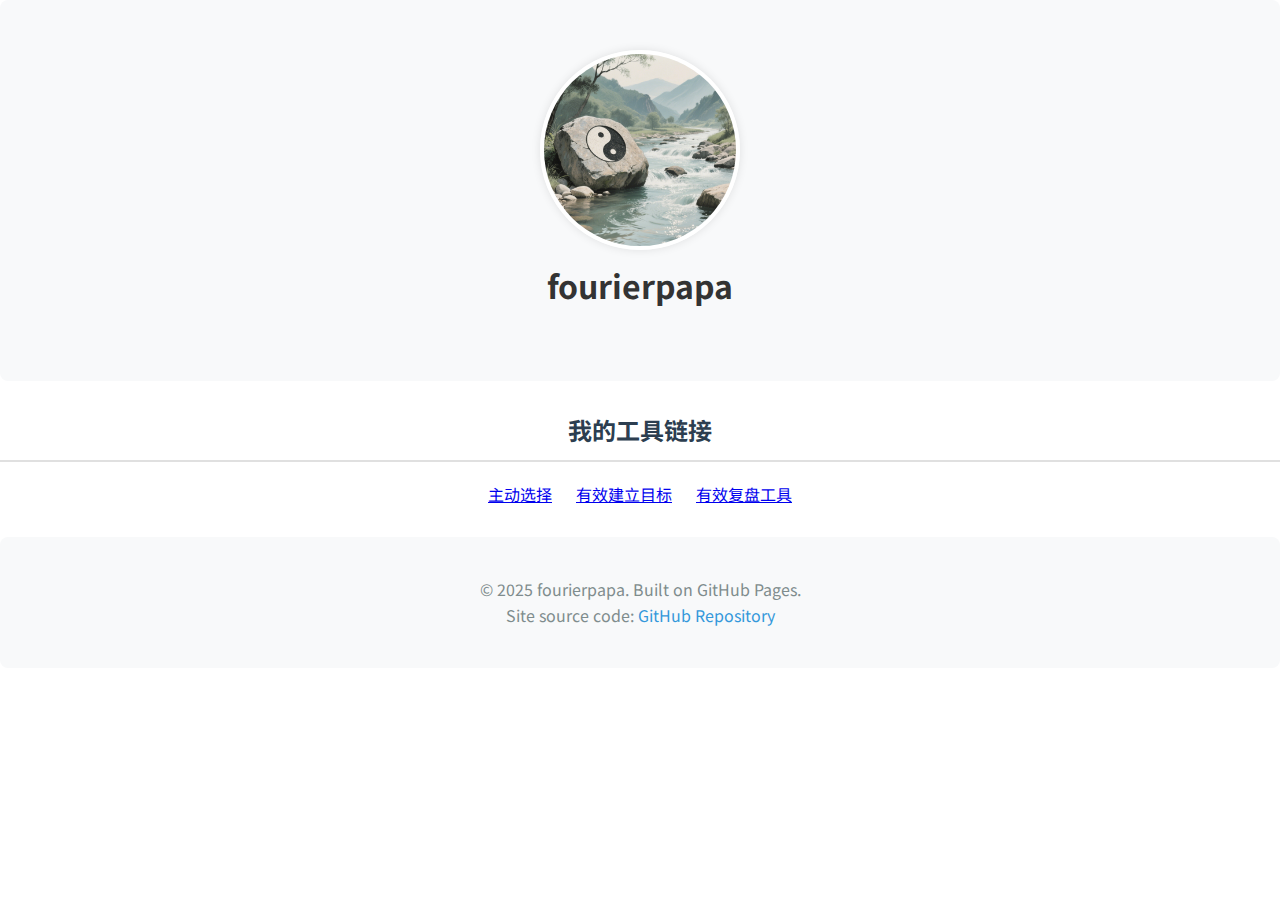
<file: index.html>
<html lang="en">
<head>
    <!-- 设置字符编码为UTF-8 -->
    <meta charset="UTF-8">
    <!-- 设置视口，确保页面在不同设备上正确显示 -->
    <meta name="viewport" content="width=device-width, initial-scale=1.0">
    <!-- 页面标题 -->
    <title>fourierpapaTools</title>
    <!-- 引入外部样式表 -->
    <link rel="stylesheet" href="style.css">
    <!-- 预连接Google字体库 -->
    <link rel="preconnect" href="https://fonts.googleapis.com">
    <!-- 预连接Google字体库，允许跨域 -->
    <link rel="preconnect" href="https://fonts.gstatic.com" crossorigin>
    <!-- 引入Noto Sans SC字体 -->
    <link href="https://fonts.googleapis.com/css2?family=Noto+Sans+SC:wght@400;700&display=swap" rel="stylesheet">
</head>
<body>
    <!-- 页面头部 -->
    <header class="header">
        <div class="container">
            <div class="profile">
                <!-- 显示头像 -->
                <img src="assets/avatar.jpg" alt="fourierpapa" class="avatar">
                <!-- 显示姓名 -->
                <h1>fourierpapa</h1>
            </div>
        </div>
    </header>


        <section class="section">
        <h2>我的工具链接</h2>
        <ul>
            <li><a href="assets/主动选择FYB.html">主动选择</a></li>
            <li><a href="assets/有效建立目标FYB.html">有效建立目标</a></li>
            <li><a href="assets/有效复盘工具FYB.html">有效复盘工具</a></li>
        </ul>
        </section>

    <!-- 页面底部 -->
    <footer class="footer">
        <div class="container">
            <!-- 版权信息 -->
            <p>© 2025 fourierpapa. Built on GitHub Pages.</p>
            <!-- 站点源码链接 -->
            <p>Site source code: <a href="https://github.com/your-username/personal-website" target="_blank">GitHub Repository</a></p>
        </div>
    </footer>
</body>
</html>
</file>
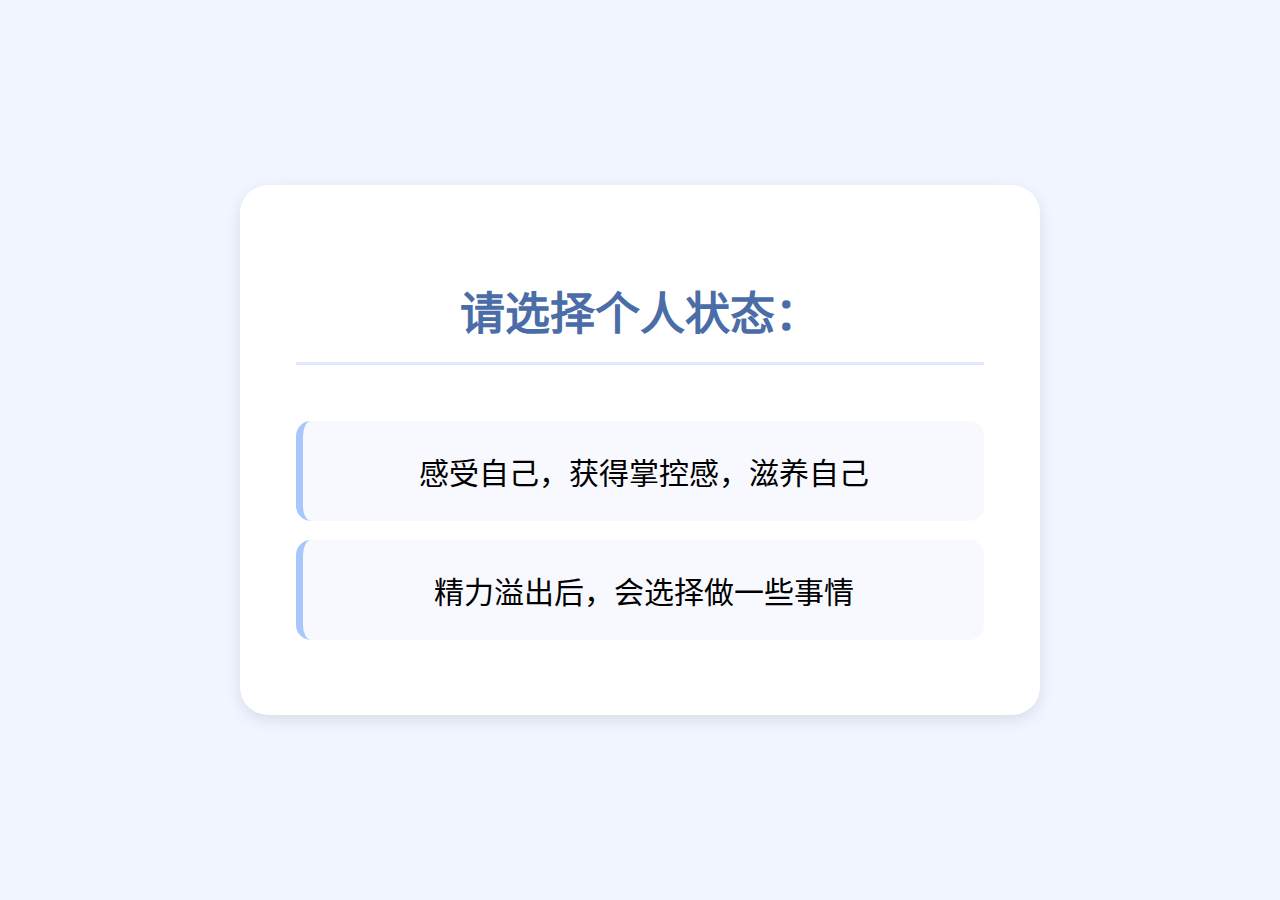
<file: assets/主动选择FYB.html>
<!DOCTYPE html>
<html lang="zh-CN">
<head>
    <meta charset="UTF-8">
    <title>明确自身状态和精力选择</title>
    <meta name="viewport" content="width=device-width, initial-scale=1.0, maximum-scale=1.0, user-scalable=no">
    <style>
        /* 设置基础字体大小 */
        html {
            font-size: 30px;
        }

        /* 媒体查询，针对小屏幕设备（如手机） */
        @media screen and (max-width: 768px) {
            html {
                font-size: 20px;
            }
            
            body {
                padding: 0.625rem; /* 10px / 16px */
            }
            
            .container {
                padding: 1.25rem; /* 20px / 16px */
                border-radius: 0.75rem; /* 12px / 16px */
            }
        }

        body {
            font-family: 'Segoe UI', Arial, sans-serif;
            background: #f0f5ff;
            margin: 0;
            display: flex;
            justify-content: center;
            align-items: center;
            min-height: 100vh;
            padding: 1.25rem; /* 20px / 16px */
            box-sizing: border-box;
        }

        .container {
            width: 100%;
            max-width: 800px;
            background: white;
            border-radius: 0.9375rem; /* 15px / 16px */
            padding: 1.875rem; /* 30px / 16px */
            box-shadow: 0 5px 15px rgba(0,0,0,0.1);
            margin: auto;
            box-sizing: border-box;
        }

        .step {
            display: none;
            animation: fadeIn 0.3s ease;
            text-align: center;
        }

        .step.active {
            display: block;
        }

        .option {
            padding: 0.9375rem; /* 15px / 16px */
            margin: 0.625rem auto; /* 10px / 16px */
            background: #f8f9ff;
            border-radius: 0.5rem; /* 8px / 16px */
            cursor: pointer;
            transition: all 0.2s;
            border-left: 0.25rem solid #a8c7fa; /* 4px / 16px */
            max-width: 37.5rem; /* 600px / 16px */
            box-sizing: border-box;
        }

        h2 {
            color: #4a6da7;
            margin-bottom: 1.875rem; /* 30px / 16px */
            border-bottom: 0.125rem solid #e1e8ff; /* 2px / 16px */
            padding-bottom: 0.625rem; /* 10px / 16px */
            text-align: center;
        }

        .option:hover {
            background: #e1e8ff;
            transform: translateX(0.625rem); /* 10px / 16px */
        }

        .option.final {
            border-left-color: #7aa3f5;
            background: #e8f4ff;
        }

        @keyframes fadeIn {
            from { opacity: 0; transform: translateY(0.625rem); } /* 10px / 16px */
            to { opacity: 1; transform: translateY(0); }
        }
    </style>
</head>
<body>
    <div class="container">
        <!-- 保持原有步骤结构不变 -->
        <div id="step0" class="step active">
            <h2>请选择个人状态：</h2>
            <div class="option" onclick="showNext(1)">感受自己，获得掌控感，滋养自己</div>
            <div class="option" onclick="showNext(4)">精力溢出后，会选择做一些事情</div>
        </div>

        <div id="step1" class="step">
            <h2>感受自己，获得掌控感，滋养自己：</h2>
            <div class="option" onclick="showNext(2)">只处于和自己相处的状态，察觉自己感受</div>
        </div>

        <div id="step2" class="step">
            <h2>只处于和自己相处状态，察觉自己不评判感受：</h2>
            <div class="option final" onclick="openLink('https://y5brcj8w4il.sg.larksuite.com/docx/WBiSd18n4oNyusxG1PmloXu4gEd')">5分钟进入道</div>            
            <div class="option final" onclick="openLink('https://y5brcj8w4il.sg.larksuite.com/mindnotes/AlJyb1DJQmiJyqns78llOx6vgKh#mindmap')">我已到达平静</div>
            <div class="option final" onclick="openLink('情绪思维行为完整逻辑FYB.html')">察觉自己复杂感受</div>
        </div>

        <div id="step4" class="step">
            <h2>请选择行动类型：</h2>
            <div class="option" onclick="showNext(5)">取悦自己</div>
            <div class="option" onclick="showNext(7)">对长远目标负责，维护长远目标</div>
        </div>

        <div id="step5" class="step">
            <h2>选择取悦方式：</h2>
            <div class="option" onclick="showNext(6)">高频刺激释放多巴胺</div>
            <div class="option" onclick="openLink('https://www.bilibili.com/watchlater/list')">心流状态释放多巴胺</div>
        </div>

        <div id="step6" class="step">
            <h2>选择内容类型：</h2>
            <div class="option" onclick="openLink('https://www.bilibili.com/c/dance/')">看擦边内容</div>
            <div class="option" onclick="openLink('https://bilibili.com')">打开bilibili</div>
        </div>

        <div id="step7" class="step">
            <h2>请选择维护目标类型：</h2>
            <div class="option" onclick="openLink('https://dida365.com/webapp/#q/all/tasks')">完成之前设定的任务</div>
            <div class="option" onclick="showNext(8)">设定新的长远目标</div>
            <div class="option" onclick="openLink('https://www.google.com/ncr')">40 mins 自由探索</div>
        </div>

        <div id="step8" class="step">
            <h2>确认长远目标：</h2>
            <div class="option final" onclick="openLink('有效建立目标FYB.html')">新窗口打开有效设定目标</div>
        </div>
    </div>

    <script>
        function showNext(stepNumber) {
            try {
                const currentStep = document.querySelector('.step.active');
                const nextStep = document.getElementById(`step${stepNumber}`);
                
                if (currentStep) currentStep.classList.remove('active');
                if (nextStep) {
                    nextStep.classList.add('active');
                    // 自动滚动到顶部
                    window.scrollTo({ top: 0, behavior: 'smooth' });
                } else {
                    console.error('找不到目标步骤');
                    document.getElementById('step0').classList.add('active');
                }
            } catch (error) {
                console.error('步骤切换错误:', error);
                document.getElementById('step0').classList.add('active');
            }
        }

        function openLink(url) {
            try {
                window.open(url, '_blank');
            } catch (e) {
                console.error('打开链接失败:', e);
                alert('无法打开链接，请检查地址是否正确');
            }
        }
    </script>
</body>
</html>
</file>
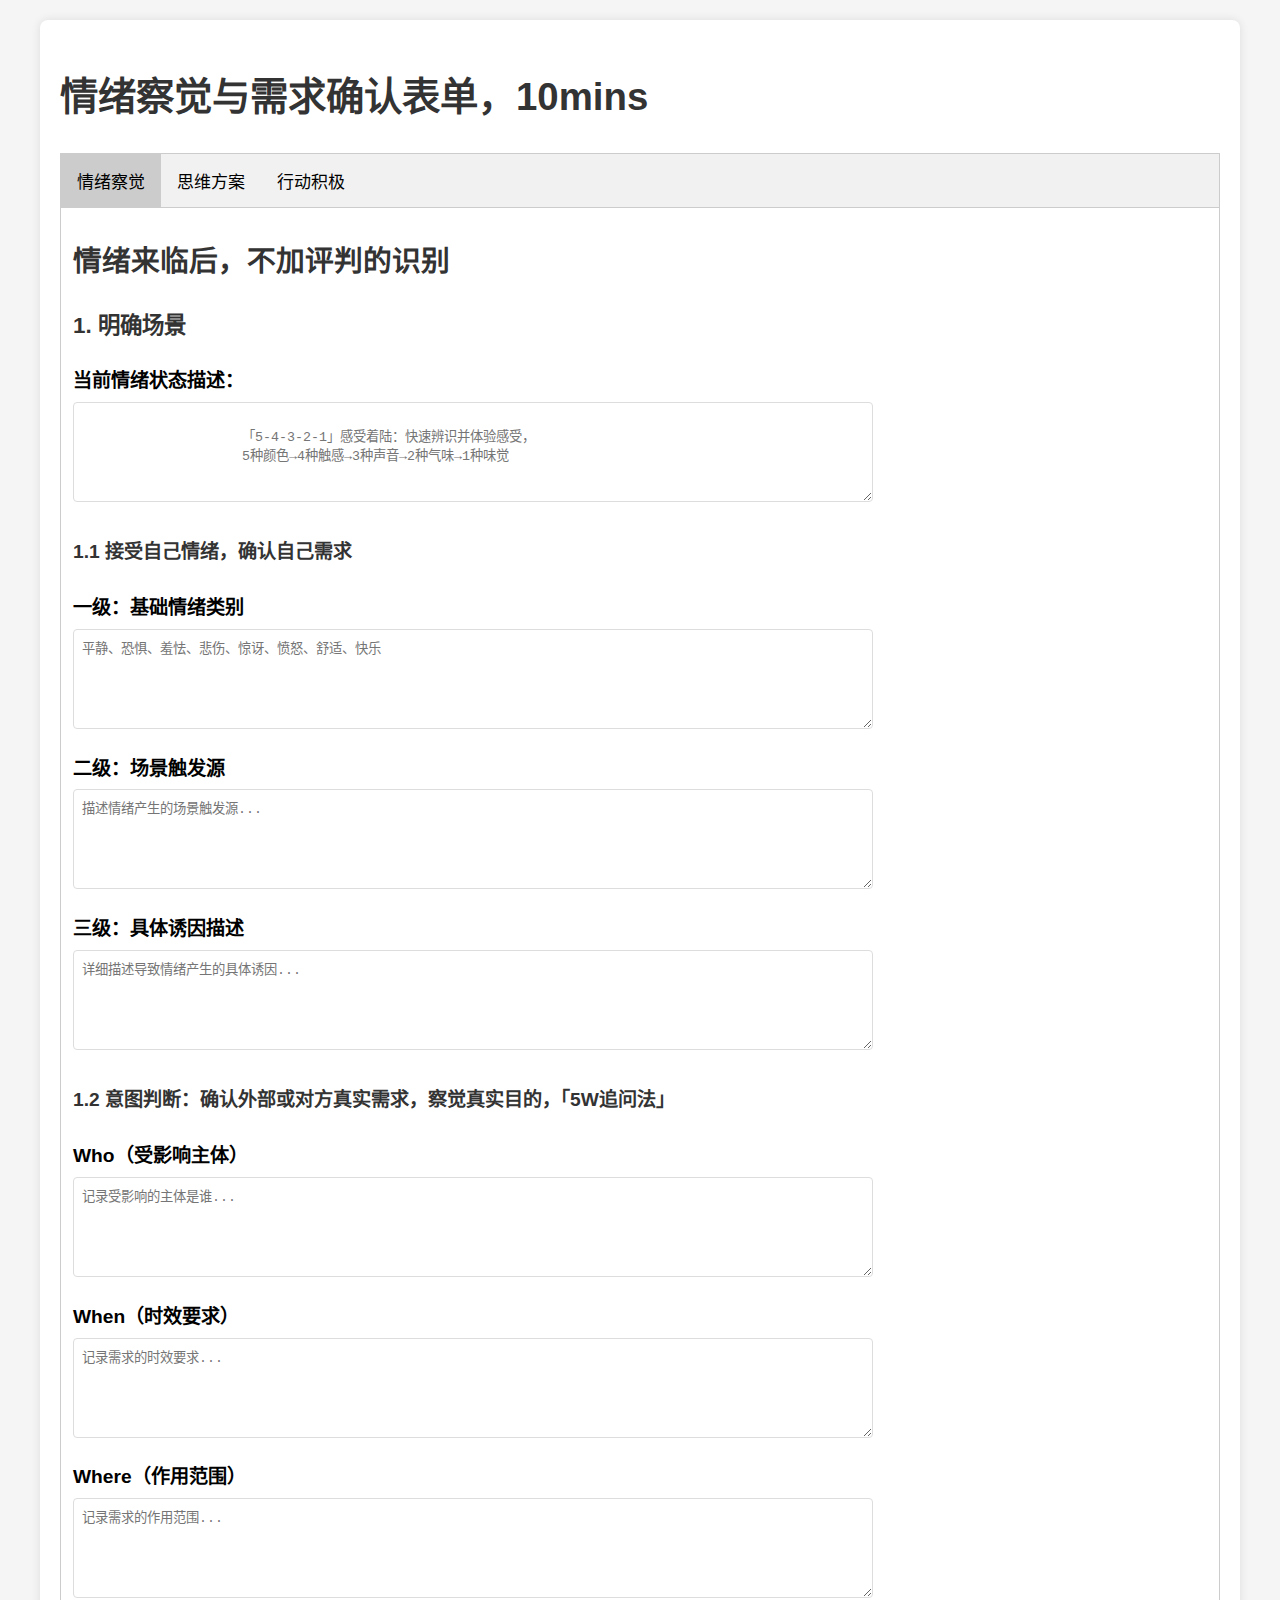
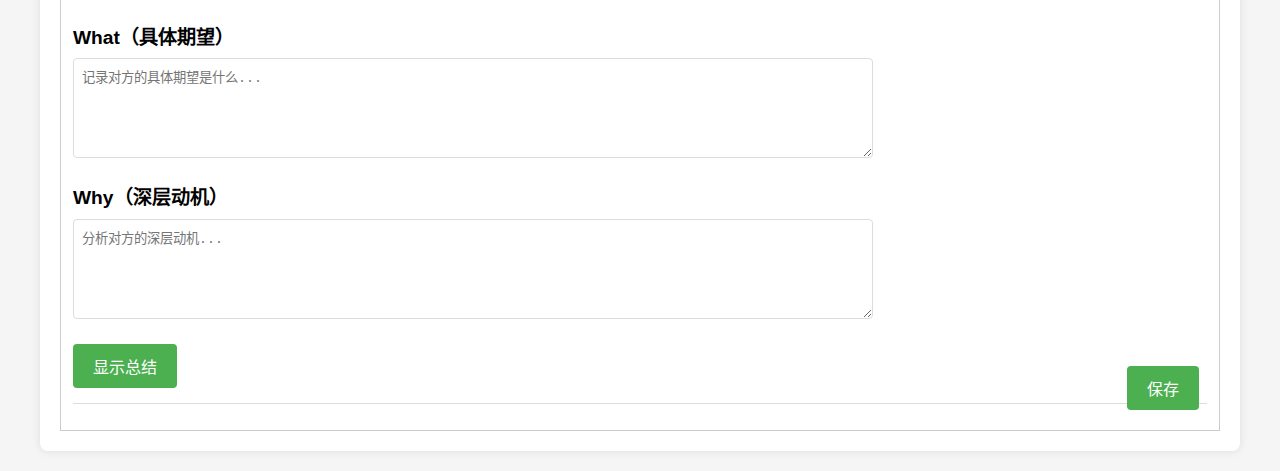
<file: assets/情绪思维行为完整逻辑FYB.html>
<!DOCTYPE html>
<html lang="zh-CN">
<head>
    <meta charset="UTF-8">
    <meta name="viewport" content="width=device-width, initial-scale=1.0">
    <title>情绪察觉与需求确认表单</title>
    <style>
        body {
            font-family: Arial, sans-serif;
            line-height: 1.6;
            max-width: 1200px;
            margin: 0 auto;
            padding: 20px;
            background-color: #f5f5f5;
            font-size: 1.2rem; /* 调整字体大小为150% */
        }
        .container {
            background-color: white;
            padding: 20px;
            border-radius: 8px;
            box-shadow: 0 0 10px rgba(0,0,0,0.1);
        }
        h1, h2, h3, h4, h5 {
            color: #333;
        }
        .section {
            margin-bottom: 20px;
            padding-bottom: 15px;
            border-bottom: 1px solid #ddd;
        }
        .form-group {
            margin-bottom: 15px;
        }
        label {
            display: block;
            margin-bottom: 5px;
            font-weight: bold;
        }
        input[type="text"],
        input[type="number"],
        textarea,
        select {
            width: 100%;
            max-width: 800px; /* 限制最大宽度 */
            padding: 8px;
            border: 1px solid #ddd;
            border-radius: 4px;
            box-sizing: border-box;
        }
        textarea {
            min-height: 100px;
            resize: vertical;
        }
        .btn-submit {
            background-color: #4CAF50;
            color: white;
            padding: 10px 20px;
            border: none;
            border-radius: 4px;
            cursor: pointer;
            font-size: 16px;
        }
        .btn-submit:hover {
            background-color: #45a049;
        }
        .multi-step {
            margin-top: 20px;
        }
        .step {
            margin-bottom: 20px;
        }
        .principle {
            background-color: #f8f9fa;
            padding: 10px;
            border-radius: 4px;
            margin-bottom: 15px;
        }
        .summary-title {
            margin-top: 30px;
            text-align: center;
        }
        .summary-section {
            margin-bottom: 20px;
            border-bottom: 1px solid #ddd;
            padding-bottom: 15px;
        }
        .summary-header {
            margin-bottom: 10px;
            padding-bottom: 5px;
            margin-top: 0;
        }
        .emotion-title {
            color: #4CAF50;
        }
        .thinking-title {
            color: #2196F3;
        }
        .action-title {
            color: #FF9800;
        }
        .hidden {
            display: none;
        }
        .tab {
            overflow: hidden;
            border: 1px solid #ccc;
            background-color: #f1f1f1;
        }
        .tab button {
            background-color: inherit;
            float: left;
            border: none;
            outline: none;
            cursor: pointer;
            padding: 14px 16px;
            transition: 0.3s;
            font-size: 17px;
        }
        .tab button:hover {
            background-color: #ddd;
        }
        .tab button.active {
            background-color: #ccc;
        }
        .tabcontent {
            display: none;
            padding: 6px 12px;
            border: 1px solid #ccc;
            border-top: none;
            position: relative;
        }
        .timer {
            font-size: 24px; /* 增大字体大小 */
            color: red;
            margin-bottom: 20px;
            text-align: center; /* 居中显示 */
            padding: 10px;
            background-color: #f8f9fa;
            border-radius: 4px;
        }
        .save-btn {
            position: absolute;
            bottom: 20px;
            right: 20px;
        }
        .steps-list {
            margin-top: 10px;
            padding-left: 20px;
        }
        .steps-list li {
            margin-bottom: 5px;
        }
        .steps-button {
            position: absolute;
            bottom: 20px;
            left: 20px;
        }
    </style>
</head>
<body>
    <div class="container">
        <h1>情绪察觉与需求确认表单，10mins</h1>

        <!-- 标签切换 -->
        <div class="tab">
            <button class="tablinks active" onclick="openTab(event, 'emotionHandling')">情绪察觉</button>
            <button class="tablinks" onclick="openTab(event, 'thinkingSolution')">思维方案</button>
            <button class="tablinks" onclick="openTab(event, 'activeDoing')">行动积极</button>
        </div>

        <!-- 情绪处理部分 -->
        <div id="emotionHandling" class="tabcontent" style="display: block;">
            <h2>情绪来临后，不加评判的识别</h2>

            <div class="section">
                <h3>1. 明确场景</h3>

                <div class="form-group">
                    <label>当前情绪状态描述：</label>
                    <textarea id="emotionDescription" placeholder="
                    「5-4-3-2-1」感受着陆：快速辨识并体验感受，
                    5种颜色→4种触感→3种声音→2种气味→1种味觉"></textarea>
                </div>

                <h4>1.1 接受自己情绪，确认自己需求</h4>

                <div id="selfRegulation">
                    <div class="form-group">
                        <label>一级：基础情绪类别</label>
                        <textarea id="basicEmotion" placeholder="平静、恐惧、羞怯、悲伤、惊讶、愤怒、舒适、快乐"></textarea>
                    </div>

                    <div class="form-group">
                        <label>二级：场景触发源</label>
                        <textarea id="sceneTrigger" placeholder="描述情绪产生的场景触发源..."></textarea>
                    </div>

                    <div class="form-group">
                        <label>三级：具体诱因描述</label>
                        <textarea id="specificCause" placeholder="详细描述导致情绪产生的具体诱因..."></textarea>
                    </div>
                </div>

                <div id="othersRegulation" style="display: none;">
                    <div class="form-group">
                        <label>理解接受情绪，而不是感到情绪被否定</label>
                        <textarea id="understandEmotion" placeholder="记录您如何理解对方情绪..."></textarea>
                    </div>

                    <div class="form-group">
                        <label>拆解问题，找到可控点</label>
                        <textarea id="decomposeProblem" placeholder="记录您如何拆解问题并找到可控点..."></textarea>
                    </div>

                    <div class="form-group">
                        <label>给出可执行方案，而不是空泛建议</label>
                        <textarea id="executablePlan" placeholder="记录您给出的具体可执行方案..."></textarea>
                    </div>

                    <div class="form-group">
                        <label>让对方感受到支持，不是一个人</label>
                        <textarea id="supportOthers" placeholder="记录您如何让对方感受到支持..."></textarea>
                    </div>
                </div>

                <h4>1.2 意图判断：确认外部或对方真实需求，察觉真实目的，「5W追问法」</h4>

                <div class="form-group">
                    <label>Who（受影响主体）</label>
                    <textarea id="who" placeholder="记录受影响的主体是谁..."></textarea>
                </div>
                <div class="form-group">
                    <label>When（时效要求）</label>
                    <textarea id="when" placeholder="记录需求的时效要求..."></textarea>
                </div>
                <div class="form-group">
                    <label>Where（作用范围）</label>
                    <textarea id="where" placeholder="记录需求的作用范围..."></textarea>
                </div>
                <div class="form-group">
                    <label>What（具体期望）</label>
                    <textarea id="what" placeholder="记录对方的具体期望是什么..."></textarea>
                </div>
                <div class="form-group">
                    <label>Why（深层动机）</label>
                    <textarea id="why" placeholder="分析对方的深层动机..."></textarea>
                </div>

                <button class="btn-submit" onclick="showSummary()">显示总结</button>
                <div id="summaryTable" class="hidden">
                    <table border="1">
                        <thead>
                            <tr>
                                <th>项目</th>
                                <th>内容</th>
                            </tr>
                        </thead>
                        <tbody>
                            <tr>
                                <td>Who（受影响主体）</td>
                                <td id="summaryWho"></td>
                            </tr>
                            <tr>
                                <td>When（时效要求）</td>
                                <td id="summaryWhen"></td>
                            </tr>
                            <tr>
                                <td>Where（作用范围）</td>
                                <td id="summaryWhere"></td>
                            </tr>
                            <tr>
                                <td>What（具体期望）</td>
                                <td id="summaryWhat"></td>
                            </tr>
                            <tr>
                                <td>Why（深层动机）</td>
                                <td id="summaryWhy"></td>
                            </tr>
                        </tbody>
                    </table>
                </div>
            </div>
            <button class="btn-submit save-btn" onclick="submitForm()">保存</button>
        </div>

        <!-- 思维方案部分 -->
        <div id="thinkingSolution" class="tabcontent">
            <div class="timer" id="countdownTimer">剩余时间: 10:00</div>
            <h2>思维方案</h2>
            <div class="section">
                <h3>2. 接受差距，扩展思考维度，确认目标和调整需求</h3>

                <div class="form-group">
                    <label>设定「3-5-1法则」</label>
                    <div class="multi-step">
                        <div class="step">
                            <label>最多找3个核心因素</label>
                            <textarea id="coreFactors" placeholder="列出您认为的3个核心因素...
                            2个正向原因。为了实现目标，我需要做什么？
                            1个逆向原因，为了避免失败，我需要避免什么？"></textarea>
                        </div>

                        <div class="step">
                            <label>用5分钟决策执行方案</label>
                            <textarea id="executionPlan" placeholder="记录您在5分钟内决策的执行方案..."></textarea>
                        </div>

                        <div class="step">
                            <label>留1个备用执行方案</label>
                            <textarea id="backupPlan" placeholder="记录您的备用执行方案..."></textarea>
                        </div>

                        <div class="step">
                            <label>设定备用方案切换条件</label>
                            <textarea id="switchCondition" placeholder="设定备用方案切换的条件..."></textarea>
                        </div>
                    </div>
                </div>

                <h4>职业定位表（仅供参考，无需填写）</h4>

                <div class="principle">
                    <p>当前最想获得的3项能力</p>
                    <ol>
                        <li>对基础原理有正确和深刻理解，明确有价值问题和方向</li>
                        <li>建立【搜聚分验合】自己的工作流</li>
                        <li>建立自己工作原则与边界，和自己价值相关判断流程</li>
                    </ol>
                </div>

                <div class="principle">
                    <p>半年内必须达成的1个里程碑</p>
                    <ol>
                        <li>【做有自己代表性的研究工作】</li>
                        <ol>
                            <li>选一个有价值方向，做深刻一件事，发现新现象与已有观念的冲突，创造基于生物性的新需求</li>
                        </ol>
                    </ol>
                </div>

                <div class="principle">
                    <p>绝对不接受的3种工作状态</p>
                    <ol>
                        <li>健康优先：连续加班到22点超3天</li>
                        <li>家庭优先：周末不能自己支配时间</li>
                        <li>职业发展优先：连续两周干垃圾活时间超过周总时间20%</li>
                        <ol>
                            <li>不涉及三项能力项、无法写入成果报告、重复机械劳动</li>
                        </ol>
                    </ol>
                </div>

                <div class="principle">
                    <p>缓冲阈值：老板烧屁股要救，每个月最多一次</p>
                </div>
            </div>
            <button class="btn-submit save-btn" onclick="submitForm()">保存</button>
        </div>

        <!-- 行动积极部分 -->
        <div id="activeDoing" class="tabcontent">
            <div class="timer" id="countdownTimerDisplay">剩余时间: 10:00</div>
            <h2>行动积极</h2>
            <div class="section">
                <h3>3. 五步法</h3>

                <div class="multi-step">
                    <div class="step">
                        <h4>3.1 察觉情绪，确认需求</h4>
                        <div class="form-group">
                            <textarea id="confirmDemand" placeholder="记录您通过觉察情绪后，确认的需求..."></textarea>
                        </div>
                    </div>

                    <div class="step">
                        <h4>3.2 删除多余</h4>

                        <div class="form-group">
                            <label>删除多余步骤</label>
                            <textarea id="deleteSteps" placeholder="记录您删除的多余步骤..."></textarea>
                        </div>

                        <div class="form-group">
                            <label>需要时不时加回被删除的内容</label>
                            <textarea id="addBackContent" placeholder="记录需要加回的内容及原因..."></textarea>
                        </div>
                    </div>

                    <div class="step">
                        <h4>3.3 简化问题</h4>
                        <div class="form-group">
                            <textarea id="simplifyProblem" placeholder="记录您如何简化问题..."></textarea>
                        </div>
                        <button class="btn-submit steps-button" onclick="showSteps()">明确步骤</button>
                        <div id="stepsList" class="hidden">
                            <ul class="steps-list" id="stepsContent"></ul>
                        </div>
                    </div>
                    <div class="step">
                        <h4>3.4 加速循环</h4>
                        <div class="principle">
                            <p>一定先做好前面三步</p>
                            <p>不要在挖坟墓的时候挖太快</p>
                        </div>
                    </div>
                    
                    <div class="step">
                        <h4>3.5 自动化</h4>
                        <div class="form-group">
                            <textarea id="automation" placeholder="记录可自动化的部分及实现方式..."></textarea>
                        </div>
                    </div>
                </div>
            </div>
            <button class="btn-submit save-btn" onclick="submitForm()">保存</button>
        </div>
    </div>

    <script>
        // 保存路径记忆
        let lastSavePath = localStorage.getItem('lastSavePath') || '';
        let countdownInterval;
        let timeLeft = 10 * 60; // 20分钟倒计时
        let timerStarted = false; // 标记倒计时是否已启动

        // 提交表单并导出CSV
        function submitForm() {
            // 获取表单数据
            const mode = document.getElementById('modeSelect') ? document.getElementById('modeSelect').value : '未选择模式';
            const timestamp = new Date().toISOString();
            
            // 构建结构化数据对象
            const formData = {
                timestamp,
                mode,
                emotionDescription: document.getElementById('emotionDescription') ? document.getElementById('emotionDescription').value : '',
                regulationMethod: document.getElementById('regulationMethod') ? document.getElementById('regulationMethod').value : '',
                basicEmotion: document.getElementById('basicEmotion') ? document.getElementById('basicEmotion').value : '',
                sceneTrigger: document.getElementById('sceneTrigger') ? document.getElementById('sceneTrigger').value : '',
                specificCause: document.getElementById('specificCause') ? document.getElementById('specificCause').value : '',
                understandEmotion: document.getElementById('understandEmotion') ? document.getElementById('understandEmotion').value : '',
                decomposeProblem: document.getElementById('decomposeProblem') ? document.getElementById('decomposeProblem').value : '',
                executablePlan: document.getElementById('executablePlan') ? document.getElementById('executablePlan').value : '',
                supportOthers: document.getElementById('supportOthers') ? document.getElementById('supportOthers').value : '',
                fiveW: {
                    who: document.getElementById('who') ? document.getElementById('who').value : '',
                    what: document.getElementById('what') ? document.getElementById('what').value : '',
                    when: document.getElementById('when') ? document.getElementById('when').value : '',
                    why: document.getElementById('why') ? document.getElementById('why').value : '',
                    where: document.getElementById('where') ? document.getElementById('where').value : ''
                },
                strategy351: {
                    coreFactors: document.getElementById('coreFactors') ? document.getElementById('coreFactors').value : '',
                    executionPlan: document.getElementById('executionPlan') ? document.getElementById('executionPlan').value : '',
                    backupPlan: document.getElementById('backupPlan') ? document.getElementById('backupPlan').value : '',
                    switchCondition: document.getElementById('switchCondition') ? document.getElementById('switchCondition').value : ''
                },
                fiveSteps: {
                    confirmDemand: document.getElementById('confirmDemand') ? document.getElementById('confirmDemand').value : '',
                    deleteSteps: document.getElementById('deleteSteps') ? document.getElementById('deleteSteps').value : '',
                    addBackContent: document.getElementById('addBackContent') ? document.getElementById('addBackContent').value : '',
                    simplifyProblem: document.getElementById('simplifyProblem') ? document.getElementById('simplifyProblem').value : '',
                    automation: document.getElementById('automation') ? document.getElementById('automation').value : ''
                }
            };

            // 生成CSV内容
            const csvContent = [
                // 表头
                "时间戳,模式,情绪状态,调节方式,基础情绪,触发场景,具体诱因,理解情绪,拆解问题,执行方案,支持方式,Who,What,When,Why,Where,核心因素,执行计划,备用计划,切换条件,确认需求,删除步骤,加回内容,简化问题,自动化",
                // 数据行
                [
                    formData.timestamp,
                    formData.mode,
                    formData.emotionDescription,
                    formData.regulationMethod,
                    formData.basicEmotion,
                    formData.sceneTrigger,
                    formData.specificCause,
                    formData.understandEmotion,
                    formData.decomposeProblem,
                    formData.executablePlan,
                    formData.supportOthers,
                    formData.fiveW.who,
                    formData.fiveW.what,
                    formData.fiveW.when,
                    formData.fiveW.why,
                    formData.fiveW.where,
                    formData.strategy351.coreFactors,
                    formData.strategy351.executionPlan,
                    formData.strategy351.backupPlan,
                    formData.strategy351.switchCondition,
                    formData.fiveSteps.confirmDemand,
                    formData.fiveSteps.deleteSteps,
                    formData.fiveSteps.addBackContent,
                    formData.fiveSteps.simplifyProblem,
                    formData.fiveSteps.automation
                ].join(",")
            ].join("\n");

            // 创建CSV文件
            const blob = new Blob(
                [new Uint8Array([0xEF, 0xBB, 0xBF]), csvContent], // 添加BOM头
                { type: "text/csv;charset=utf-8" }
            );

            // 生成文件名（带时间戳）
            const now = new Date();
            const year = now.getFullYear();
            const month = String(now.getMonth() + 1).padStart(2, '0');
            const day = String(now.getDate()).padStart(2, '0');
            const hours = String(now.getHours()).padStart(2, '0');
            const minutes = String(now.getMinutes()).padStart(2, '0');
            const seconds = String(now.getSeconds()).padStart(2, '0');
            const fileName = `情绪记录_${year}${month}${day}_${hours}${minutes}${seconds}.csv`;
            
            // 创建下载链接
            const link = document.createElement('a');
            if (link.download !== undefined) { // feature detection
                // Browsers that support HTML5 download attribute
                const url = URL.createObjectURL(blob);
                link.setAttribute('href', url);
                link.setAttribute('download', fileName);
                link.style.visibility = 'hidden';
                document.body.appendChild(link);
                link.click();
                document.body.removeChild(link);
                
                // 保存当前路径到localStorage
                localStorage.setItem('lastSavePath', fileName);
            }
        }

        function openTab(evt, tabName) {
            var i, tabcontent, tablinks;
            tabcontent = document.getElementsByClassName("tabcontent");
            for (i = 0; i < tabcontent.length; i++) {
                tabcontent[i].style.display = "none";
            }
            tablinks = document.getElementsByClassName("tablinks");
            for (i = 0; i < tablinks.length; i++) {
                tablinks[i].className = tablinks[i].className.replace(" active", "");
            }
            document.getElementById(tabName).style.display = "block";
            evt.currentTarget.className += " active";

            // 如果是首次切换到后两个标签，启动倒计时
            if (!timerStarted && (tabName === 'thinkingSolution' || tabName === 'activeDoing')) {
                startCountdown();
                timerStarted = true;
            }
        }

        function showSummary() {
            document.getElementById('summaryWho').textContent = document.getElementById('who').value;
            document.getElementById('summaryWhere').textContent = document.getElementById('where').value;
            document.getElementById('summaryWhen').textContent = document.getElementById('when').value;
            document.getElementById('summaryWhat').textContent = document.getElementById('what').value;
            document.getElementById('summaryWhy').textContent = document.getElementById('why').value;         
            
            document.getElementById('summaryTable').classList.remove('hidden');
        }

        function startCountdown() {
            // 重置时间
            timeLeft = 10 * 60;

            // 更新显示
            updateTimerDisplay();

            // 启动计时器
            countdownInterval = setInterval(function() {
                timeLeft--;
                updateTimerDisplay();

                if (timeLeft <= 0) {
                    clearInterval(countdownInterval);
                    alert("时间到！请保存您的工作。");
                }
            }, 1000);
        }

        function updateTimerDisplay() {
            const minutes = Math.floor(timeLeft / 60);
            const seconds = timeLeft % 60;
            const displayText = `剩余时间: ${minutes}:${seconds < 10 ? '0' + seconds : seconds}`;
            
            document.getElementById('countdownTimer').textContent = displayText;
            document.getElementById('countdownTimerDisplay').textContent = displayText;
        }

        function showSteps() {
            const simplifyProblemText = document.getElementById('simplifyProblem').value;
            const stepsList = document.getElementById('stepsList');
            const stepsContent = document.getElementById('stepsContent');
            
            // 清空现有内容
            stepsContent.innerHTML = '';
            
            // 用句号或换行分割文本
            const steps = simplifyProblemText.split(/[\.\n]+/).filter(step => step.trim() !== '');
            
            // 创建列表项
            steps.forEach((step, index) => {
                const li = document.createElement('li');
                li.textContent = `${index + 1}. ${step.trim()}`;
                stepsContent.appendChild(li);
            });
            
            // 显示列表
            stepsList.classList.remove('hidden');
        }
    </script>
</body>
</html>
</file>
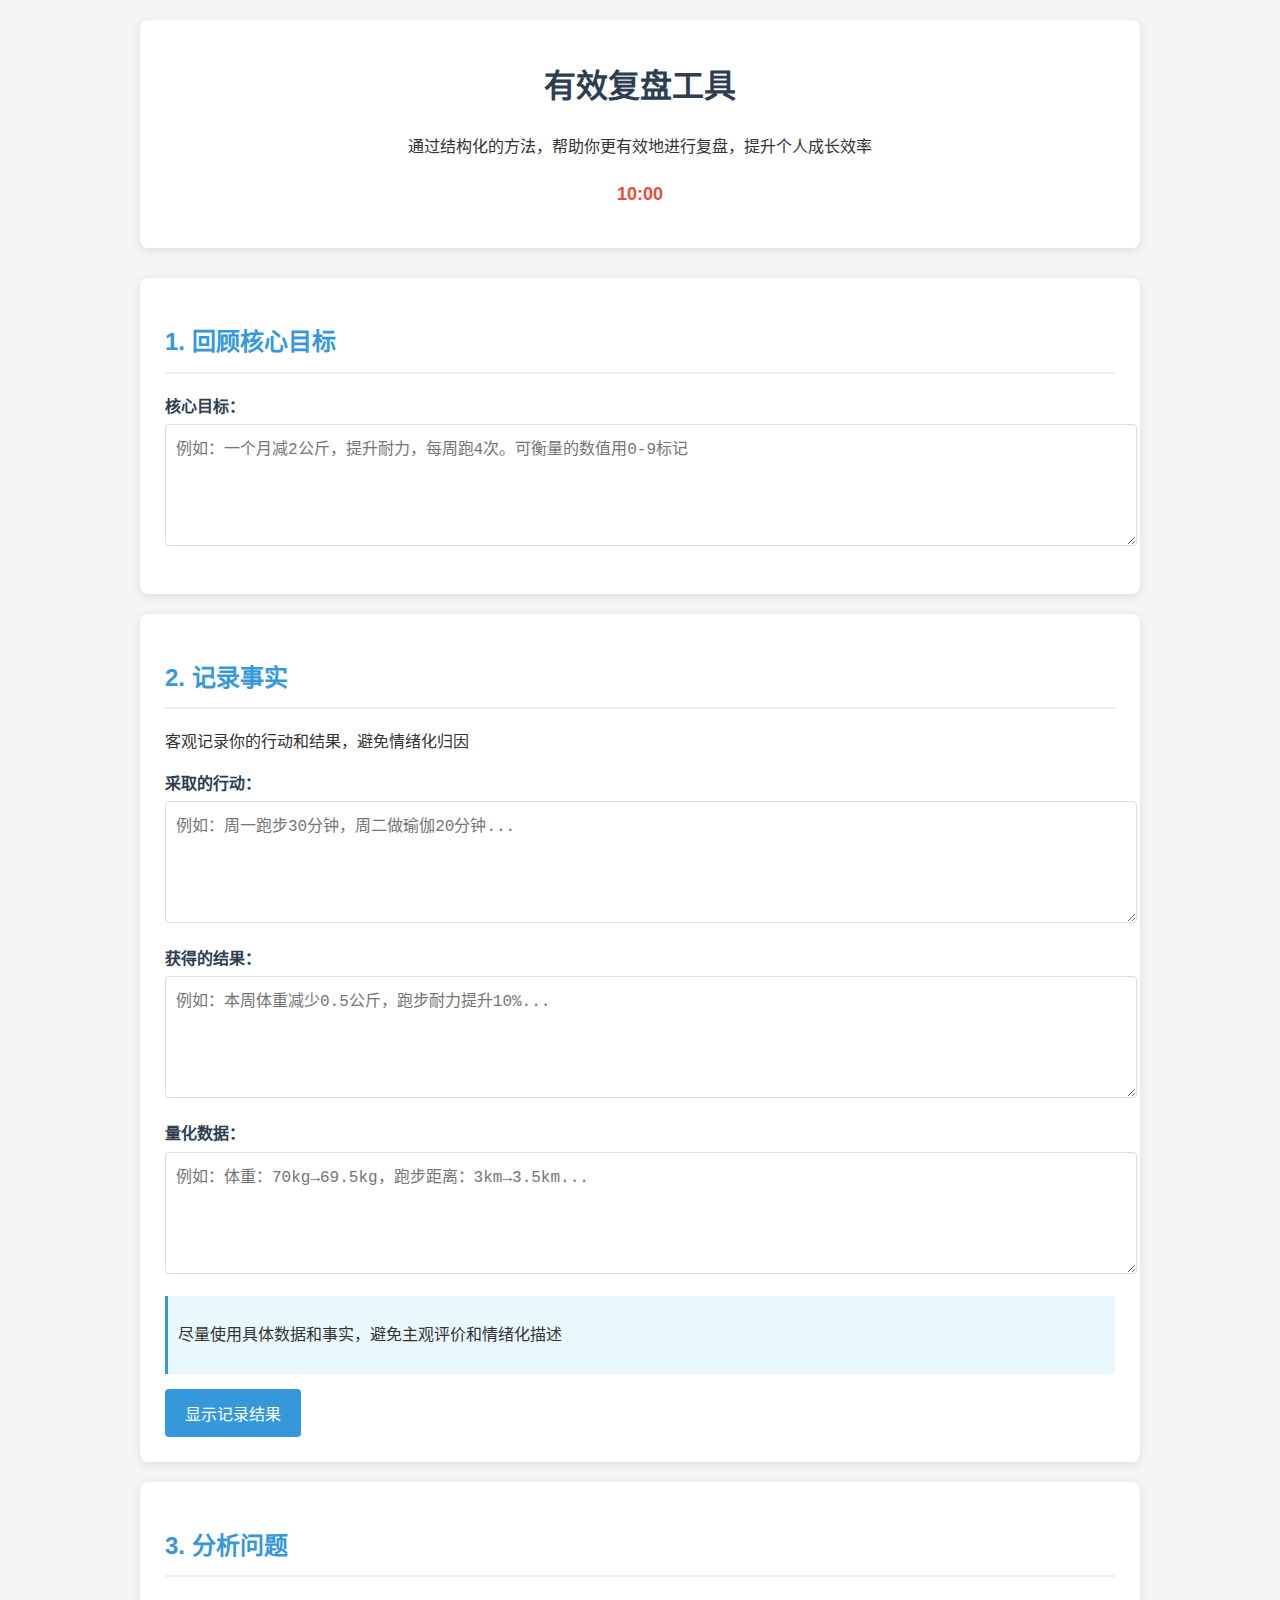
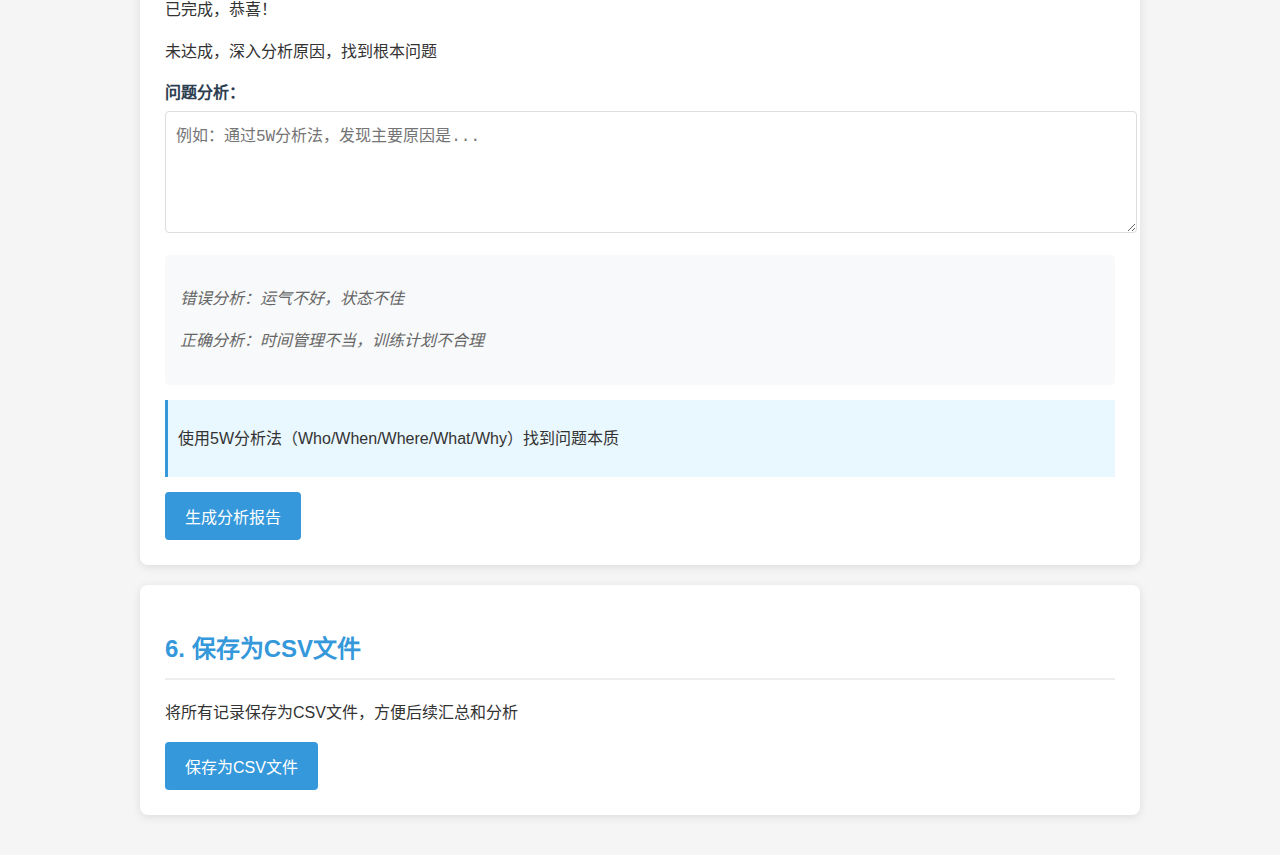
<file: assets/有效复盘工具FYB.html>
<!DOCTYPE html>
<html lang="zh-CN">
<head>
    <meta charset="UTF-8">
    <meta name="viewport" content="width=device-width, initial-scale=1.0">
    <title>有效复盘工具</title>
    <style>
        body {
            font-family: 'Microsoft YaHei', sans-serif;
            line-height: 1.6;
            margin: 0;
            padding: 0;
            background-color: #f5f5f5;
            color: #333;
        }
        .container {
            max-width: 1000px;
            margin: 0 auto;
            padding: 20px;
        }
        header {
            text-align: center;
            margin-bottom: 30px;
            background-color: #fff;
            padding: 20px;
            border-radius: 8px;
            box-shadow: 0 2px 10px rgba(0,0,0,0.1);
        }
        h1 {
            color: #2c3e50;
        }
        .section {
            background-color: #fff;
            padding: 25px;
            margin-bottom: 20px;
            border-radius: 8px;
            box-shadow: 0 2px 10px rgba(0,0,0,0.1);
        }
        h2 {
            color: #3498db;
            border-bottom: 2px solid #eee;
            padding-bottom: 10px;
        }
        .form-group {
            margin-bottom: 15px;
        }
        label {
            display: block;
            margin-bottom: 5px;
            font-weight: bold;
            color: #2c3e50;
        }
        input, textarea {
            width: 100%;
            padding: 10px;
            border: 1px solid #ddd;
            border-radius: 4px;
            font-size: 16px;
        }
        textarea {
            min-height: 100px;
            resize: vertical;
        }
        button {
            background-color: #3498db;
            color: white;
            border: none;
            padding: 12px 20px;
            border-radius: 4px;
            cursor: pointer;
            font-size: 16px;
            transition: background-color 0.3s;
        }
        button:hover {
            background-color: #2980b9;
        }
        .example {
            background-color: #f8f9fa;
            padding: 15px;
            border-radius: 4px;
            margin: 15px 0;
            font-style: italic;
            color: #666;
        }
        .tip {
            background-color: #e9f7fe;
            border-left: 3px solid #3498db;
            padding: 10px;
            margin: 15px 0;
        }
        .smart-explanation {
            display: flex;
            margin-top: 15px;
        }
        .smart-item {
            flex: 1;
            text-align: center;
            padding: 10px;
            border-right: 1px solid #eee;
        }
        .smart-item:last-child {
            border-right: none;
        }
        .smart-title {
            font-weight: bold;
            color: #2c3e50;
        }
        .action-dimensions {
            display: flex;
            flex-wrap: wrap;
            gap: 10px;
            margin-top: 15px;
        }
        .dimension {
            background-color: #f1f1f1;
            padding: 5px 10px;
            border-radius: 20px;
            font-size: 14px;
            color: #555;
        }
        .generated-content {
            background-color: #f9f9f9;
            padding: 15px;
            margin-top: 20px;
            border-radius: 4px;
            display: none;
        }
        table {
            width: 100%;
            border-collapse: collapse;
            margin-top: 15px;
        }
        th, td {
            border: 1px solid #ddd;
            padding: 8px;
            text-align: left;
        }
        th {
            background-color: #f2f2f2;
        }
        .timer-container {
            text-align: center;
            margin: 20px 0;
            font-size: 18px;
            font-weight: bold;
            color: #e74c3c;
        }
    </style>
</head>
<body>
    <div class="container">
        <header>
            <h1>有效复盘工具</h1>
            <p>通过结构化的方法，帮助你更有效地进行复盘，提升个人成长效率</p>
            
            <!-- 倒计时功能 -->
            <div class="timer-container">
                <span id="timer">10:00</span>
            </div>
        </header>

        <!-- 回顾核心目标部分 -->
        <section class="section">
            <h2>1. 回顾核心目标</h2>
            
            <div class="form-group">
                <label for="today-goal">核心目标：</label>
                <textarea id="today-goal" placeholder="例如：一个月减2公斤，提升耐力，每周跑4次。可衡量的数值用0-9标记"></textarea>
            </div>
        </section>
            
        <!-- 记录事实部分 -->
        <section class="section">
            <h2>2. 记录事实</h2>
            <p>客观记录你的行动和结果，避免情绪化归因</p>
            
            <div class="form-group">
                <label for="actions">采取的行动：</label>
                <textarea id="actions" placeholder="例如：周一跑步30分钟，周二做瑜伽20分钟..."></textarea>
            </div>
            
            <div class="form-group">
                <label for="results">获得的结果：</label>
                <textarea id="results" placeholder="例如：本周体重减少0.5公斤，跑步耐力提升10%..."></textarea>
            </div>
            
            <div class="form-group">
                <label for="quantitative">量化数据：</label>
                <textarea id="quantitative" placeholder="例如：体重：70kg→69.5kg，跑步距离：3km→3.5km..."></textarea>
            </div>
            
            <div class="tip">
                <p>尽量使用具体数据和事实，避免主观评价和情绪化描述</p>
            </div>
            
            <button onclick="recordFacts()">显示记录结果</button>
            <div class="generated-content" id="facts-result"></div>
        </section>

        <!-- 分析问题部分 -->
        <section class="section">
            <h2>3. 分析问题</h2>
            <p>已完成，恭喜！</p>
            <p>未达成，深入分析原因，找到根本问题</p>
            
            <div class="form-group">
                <label for="problem-analysis">问题分析：</label>
                <textarea id="problem-analysis" placeholder="例如：通过5W分析法，发现主要原因是..."></textarea>
            </div>
            
            <div class="example">
                <p>错误分析：运气不好，状态不佳</p>
                <p>正确分析：时间管理不当，训练计划不合理</p>
            </div>
            
            <div class="tip">
                <p>使用5W分析法（Who/When/Where/What/Why）找到问题本质</p>
            </div>
            
            <button onclick="analyzeProblems()">生成分析报告</button>
            <div class="generated-content" id="analysis-result"></div>
        </section>

        <!-- 优化行动部分 -->
        <!-- <section class="section">
            <h2>4. 优化行动</h2>
            <p>根据分析结果，制定优化后的行动方案</p>
            
            <div class="form-group">
                <label for="optimized-actions">优化后的行动：</label>
                <textarea id="optimized-actions" placeholder="例如：调整训练计划，增加周二跑步时间..."></textarea>
            </div>
            
            <div class="action-dimensions">
                <span class="dimension">行动步骤</span>
                <span class="dimension">时间安排</span>
                <span class="dimension">资源需求</span>
                <span class="dimension">潜在障碍</span>
                <span class="dimension">应对策略</span>
            </div>
            
            <div class="tip">
                <p>使用5W1H（Who/When/Where/What/Why/How）明确行动细节</p>
            </div>
            
            <button onclick="optimizeActions()">确认优化方案</button>
            <div class="generated-content" id="action-result"></div>
        </section> -->

        <!-- 明确下一阶段目标部分 -->
        <!-- <section class="section">
            <h2>5. 明确下一阶段目标</h2>
            <p>使用SMART原则设定具体、可衡量、可实现、相关联、有时限的目标</p>
            
            <div class="form-group">
                <label for="next-goal">下一阶段目标：</label>
                <textarea id="next-goal" placeholder="例如：一个月减2公斤，提升耐力，每周跑4次。可衡量的数值用0-9标记"></textarea>
            </div>
            
            <div class="smart-explanation">
                <div class="smart-item">
                    <div class="smart-title">具体的 (Specific)</div>
                    <p>目标描述要明确具体，避免模糊不清</p>
                </div>
                <div class="smart-item">
                    <div class="smart-title">可衡量的 (Measurable)</div>
                    <p>有明确的衡量标准，可量化或可观察</p>
                </div>
                <div class="smart-item">
                    <div class="smart-title">可达到的 (Attainable)</div>
                    <p>目标具有挑战性但可实现</p>
                </div>
                <div class="smart-item">
                    <div class="smart-title">相关性 (Relevant)</div>
                    <p>与你的长期目标或价值观一致</p>
                </div>
                <div class="smart-item">
                    <div class="smart-title">有时限的 (Time-bound)</div>
                    <p>有明确的完成时间或期限</p>
                </div>
            </div>
            
            <div class="tip">
                <p>SMART原则是设定有效目标的关键，确保你的目标既具有挑战性又可实现</p>
            </div>
            
            <button onclick="validateGoal()">验证目标是否符合SMART原则</button>
            <div class="generated-content" id="goal-result"></div>
        </section> -->

        <!-- 保存为CSV部分 -->
        <section class="section">
            <h2>6. 保存为CSV文件</h2>
            <p>将所有记录保存为CSV文件，方便后续汇总和分析</p>
            
            <button onclick="saveAsCSV()">保存为CSV文件</button>
            <div class="generated-content" id="csv-result"></div>
        </section>
    </div>

    <script>
        // 全局变量，用于存储上次保存的路径
        let lastSavePath = localStorage.getItem('lastSavePath') || '';

        // 倒计时功能
        let timer;
        let minutes = 10;
        let seconds = 0;

        function startTimer() {
            updateTimerDisplay();
            timer = setInterval(() => {
                if (seconds === 0) {
                    if (minutes === 0) {
                        clearInterval(timer);
                        alert('时间到！请保存你的复盘记录。');
                        return;
                    }
                    minutes--;
                    seconds = 59;
                } else {
                    seconds--;
                }
                updateTimerDisplay();
            }, 1000);
        }

        function updateTimerDisplay() {
            document.getElementById('timer').textContent = `${minutes.toString().padStart(2, '0')}:${seconds.toString().padStart(2, '0')}`;
        }

        // 页面加载时启动倒计时
        window.onload = function() {
            startTimer();
        };

        function validateGoal() {
            const goal = document.getElementById('next-goal').value;
            if (!goal) {
                alert('请输入下一阶段目标进行验证');
                return;
            }
            
            // 简单验证逻辑
            const issues = [];
            
            // 检查是否具体
            if (goal.includes('更健康') || goal.includes('更好')) {
                issues.push('目标不够具体，应使用更明确的描述');
            }
            
            // 检查是否可衡量
            if (!/[0-9]/.test(goal)) {
                issues.push('目标缺乏可衡量的指标');
            }
            
            // 检查是否有时限
            if (!/(周|月|年|天|时|分|hr|min)/.test(goal)) {
                issues.push('目标缺乏明确的时间限制');
            }
            
            let resultHtml = '<h3>目标验证结果</h3>';
            
            if (issues.length > 0) {
                resultHtml += '<p><strong>目标不符合SMART原则：</strong></p><ul>';
                issues.forEach(issue => {
                    resultHtml += `<li>${issue}</li>`;
                });
                resultHtml += '</ul><p>请根据以上建议修改目标</p>';
            } else {
                resultHtml += '<p><strong>恭喜！目标符合SMART原则</strong></p>';
                resultHtml += '<p>目标描述清晰，具有可操作性</p>';
            }
            
            document.getElementById('goal-result').innerHTML = resultHtml;
            document.getElementById('goal-result').style.display = 'block';
        }
        
        function recordFacts() {
            const todayGoal = document.getElementById('today-goal').value;
            const actions = document.getElementById('actions').value;
            const results = document.getElementById('results').value;
            const quantitative = document.getElementById('quantitative').value;
            
            if (!todayGoal || !actions || !results || !quantitative) {
                alert('请完整填写所有记录内容');
                return;
            }
            
            let resultHtml = '<h3>事实记录结果</h3>';
            resultHtml += '<table>';
            resultHtml += '<tr><th>维度</th><th>内容</th></tr>';
            resultHtml += `<tr><td>核心目标</td><td>${todayGoal}</td></tr>`;
            resultHtml += `<tr><td>采取的行动</td><td>${actions}</td></tr>`;
            resultHtml += `<tr><td>获得的结果</td><td>${results}</td></tr>`;
            resultHtml += `<tr><td>量化数据</td><td>${quantitative}</td></tr>`;
            resultHtml += '</table>';
            resultHtml += '<p>记录已保存，可继续下一步分析</p>';
            
            document.getElementById('facts-result').innerHTML = resultHtml;
            document.getElementById('facts-result').style.display = 'block';
        }
        
        function analyzeProblems() {
            const analysis = document.getElementById('problem-analysis').value;
            if (!analysis) {
                alert('请输入问题分析内容');
                return;
            }
            
            let resultHtml = '<h3>问题分析报告</h3>';
            resultHtml += '<p><strong>分析内容：</strong></p>';
            resultHtml += `<p>${analysis}</p>`;
            resultHtml += '<p><strong>关键问题总结：</strong></p><ul>';
            
            // 简单分析逻辑，实际应用中可以更复杂
            const keyPoints = analysis.split(/；|。|，/).filter(item => item.trim());
            keyPoints.forEach(point => {
                if (point.includes('主要原因是') || point.includes('关键问题') || point.includes('根本原因')) {
                    resultHtml += `<li>${point}</li>`;
                }
            });
            resultHtml += '</ul>';
            resultHtml += '<p>分析报告已生成，可查看并制定优化方案</p>';
            
            document.getElementById('analysis-result').innerHTML = resultHtml;
            document.getElementById('analysis-result').style.display = 'block';
        }
        
        function optimizeActions() {
            const actions = document.getElementById('optimized-actions').value;
            if (!actions) {
                alert('请输入优化后的行动方案');
                return;
            }
            
            let resultHtml = '<h3>优化行动方案</h3>';
            resultHtml += '<p><strong>优化后的行动：</strong></p>';
            resultHtml += `<p>${actions}</p>`;
            
            // 分解行动方案
            resultHtml += '<h4>行动分解</h4>';
            resultHtml += '<table>';
            resultHtml += '<tr><th>维度</th><th>内容</th></tr>';
            
            // 支持逗号、句号、回车等多种分隔符
            const actionItems = actions.split(/[,.;\r\n]+/).filter(item => item.trim());
            actionItems.forEach((item, index) => {
                resultHtml += `<tr><td>行动${index + 1}</td><td>${item}</td></tr>`;
            });
            
            resultHtml += '</table>';
            resultHtml += '<p>优化方案已确认，可开始执行</p>';
            
            document.getElementById('action-result').innerHTML = resultHtml;
            document.getElementById('action-result').style.display = 'block';
        }
        
        function saveAsCSV() {
            // 获取表单数据
            let todayGoal = '';
            try {
                todayGoal = document.getElementById('today-goal').value;
            } catch (error) {
                todayGoal = '';
            }

            let actions = '';
            try {
                actions = document.getElementById('actions').value;
            } catch (error) {
                actions = '';
            }

            let results = '';
            try {
                results = document.getElementById('results').value;
            } catch (error) {
                results = '';
            }

            let quantitative = '';
            try {
                quantitative = document.getElementById('quantitative').value;
            } catch (error) {
                quantitative = '';
            }

            let analysis = '';
            try {
                analysis = document.getElementById('problem-analysis').value;
            } catch (error) {
                analysis = '';
            }

            let optimizedActions = '';
            try {
                optimizedActions = document.getElementById('optimized-actions').value;
            } catch (error) {
                optimizedActions = '';
            }

            let nextGoal = '';
            try {
                nextGoal = document.getElementById('next-goal').value;
            } catch (error) {
                nextGoal = '';
            }
            
            // // 检查是否所有字段都已填写
            // if (!todayGoal || !actions || !results || !quantitative || !analysis || !optimizedActions || !nextGoal) {
            //     alert('请确保所有字段都已填写');
            //     return;
            // }
            
            // 构造CSV内容
            const csvContent = `核心目标,行动,结果,量化数据,问题分析,优化行动,下一阶段目标\n"${todayGoal}","${actions}","${results}","${quantitative}","${analysis}","${optimizedActions}","${nextGoal}"`;
            
            // 添加BOM以确保Excel正确识别UTF-8编码
            const bom = new Uint8Array([0xEF, 0xBB, 0xBF]);
            const blob = new Blob([bom, csvContent], { type: 'text/csv;charset=utf-8;' });
            
            // 创建下载链接
            const link = document.createElement('a');
            if (link.download !== undefined) { // feature detection
                // Browsers that support HTML5 download attribute
                const url = URL.createObjectURL(blob);
                link.setAttribute('href', url);
                
                // 生成包含日期和时间的文件名
                const now = new Date();
                const year = now.getFullYear();
                const month = String(now.getMonth() + 1).padStart(2, '0');
                const day = String(now.getDate()).padStart(2, '0');
                const hours = String(now.getHours()).padStart(2, '0');
                const minutes = String(now.getMinutes()).padStart(2, '0');
                const fileName = `复盘记录_${year}${month}${day}_${hours}${minutes}.csv`;
                
                link.setAttribute('download', fileName);
                link.style.visibility = 'hidden';
                document.body.appendChild(link);
                link.click();
                document.body.removeChild(link);
                
                // 保存当前路径到localStorage
                localStorage.setItem('lastSavePath', fileName);
            }
        }
    </script>
</body>
</html>
</file>
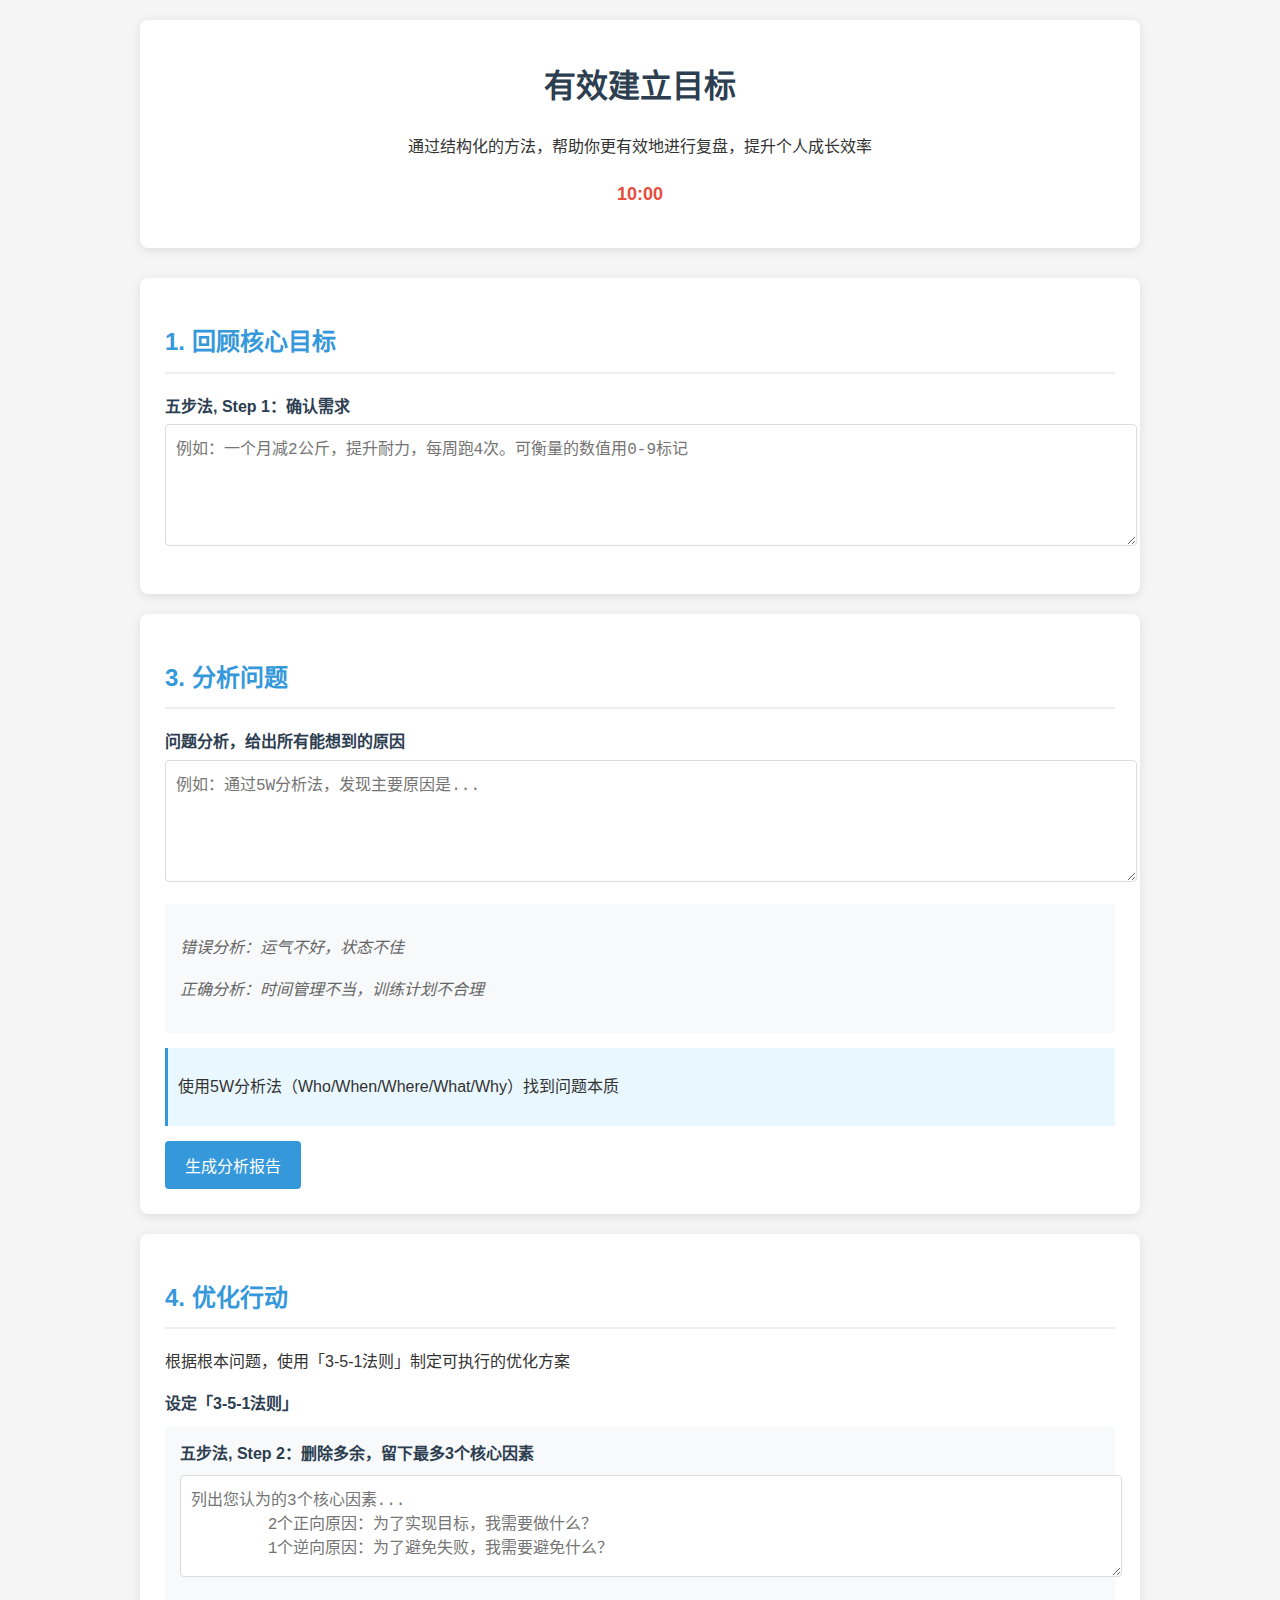
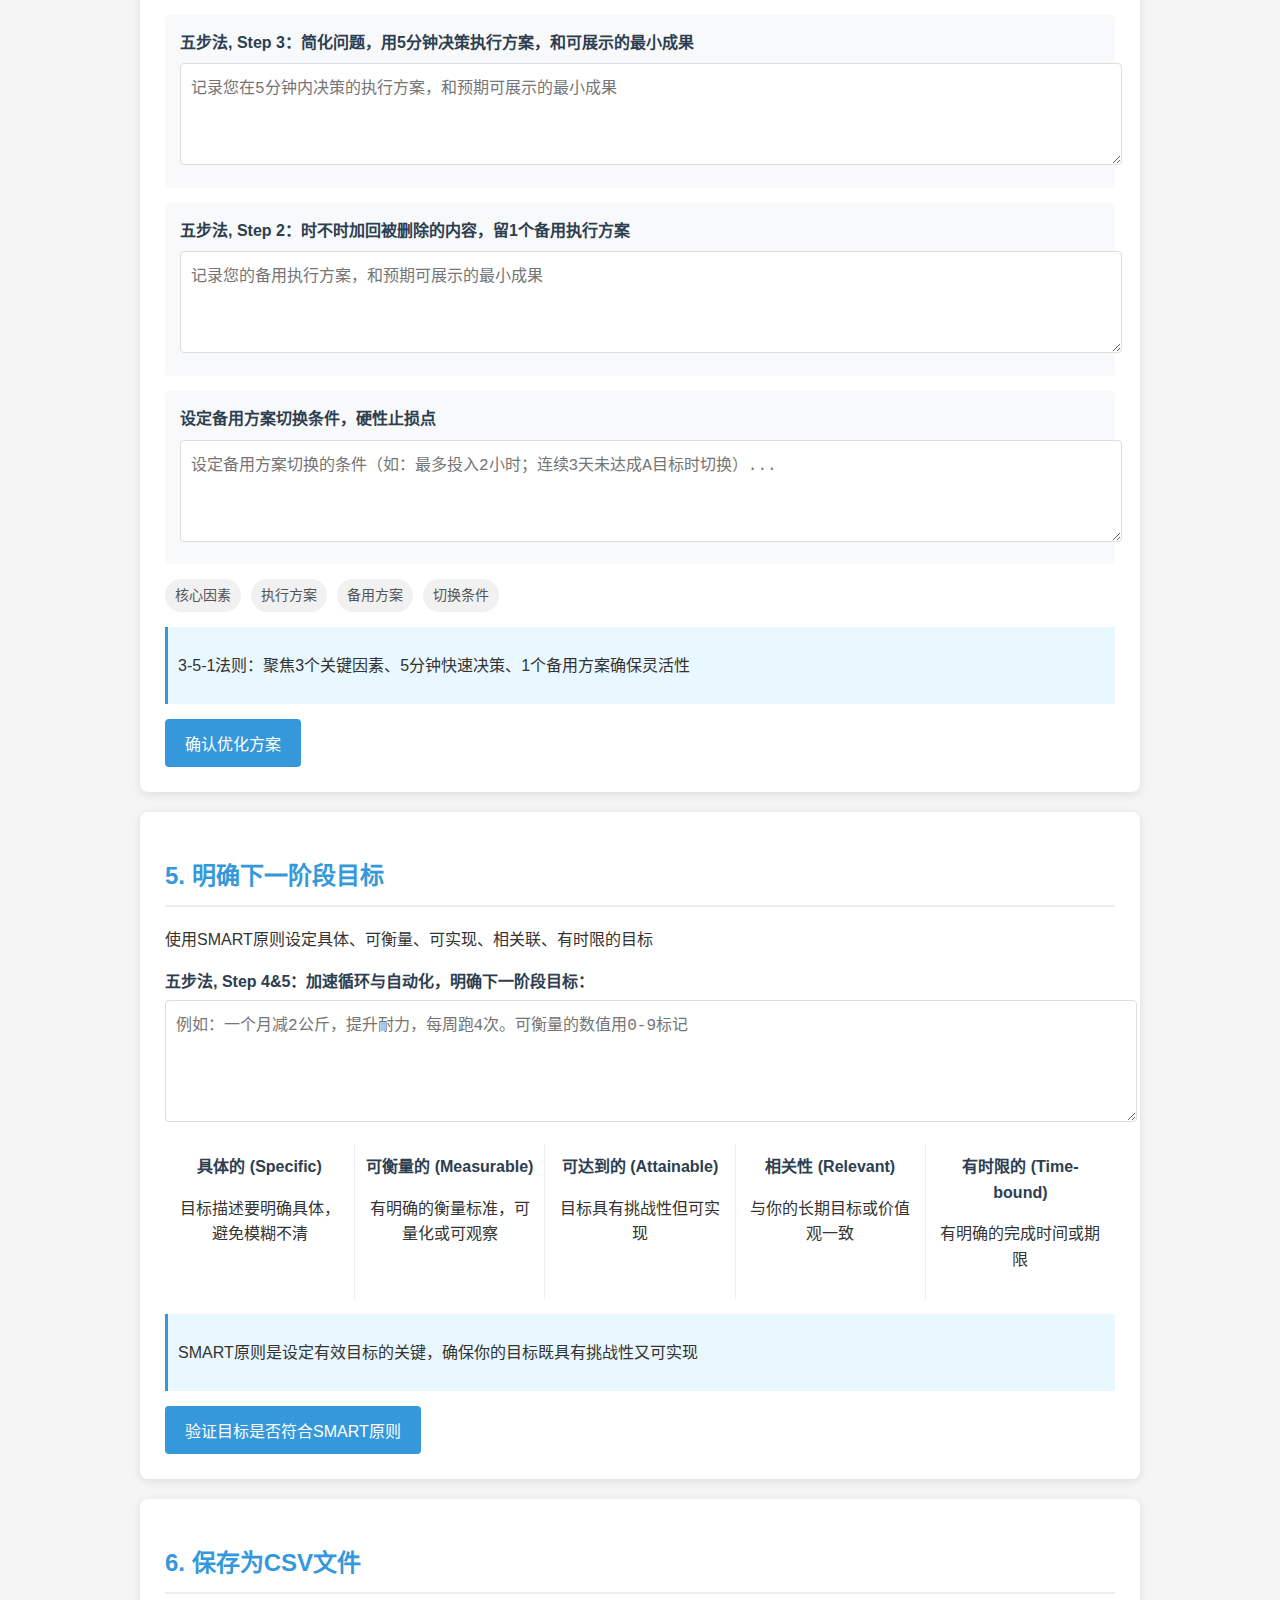
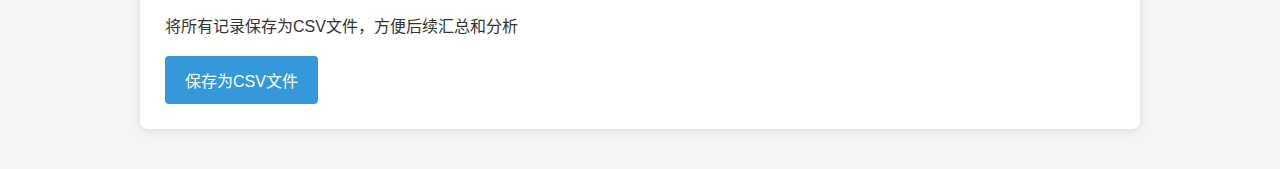
<file: assets/有效建立目标FYB.html>
<!DOCTYPE html>
<html lang="zh-CN">
<head>
    <meta charset="UTF-8">
    <meta name="viewport" content="width=device-width, initial-scale=1.0">
    <title>有效建立目标</title>
    <style>
        .multi-step {
    display: flex;
    flex-direction: column;
    gap: 15px; /* 步骤间间距 */
    margin-top: 10px;
        }

        .step {
            background-color: #f8f9fa;
            padding: 15px;
            border-radius: 4px;
        }

        .step label {
            color: #2c3e50;
            font-weight: bold;
            margin-bottom: 8px;
            display: block;
        }

        .step textarea {
            background-color: #fff;
            border: 1px solid #ddd;
            min-height: 80px;
        }
        body {
            font-family: 'Microsoft YaHei', sans-serif;
            line-height: 1.6;
            margin: 0;
            padding: 0;
            background-color: #f5f5f5;
            color: #333;
        }
        .container {
            max-width: 1000px;
            margin: 0 auto;
            padding: 20px;
        }
        header {
            text-align: center;
            margin-bottom: 30px;
            background-color: #fff;
            padding: 20px;
            border-radius: 8px;
            box-shadow: 0 2px 10px rgba(0,0,0,0.1);
        }
        h1 {
            color: #2c3e50;
        }
        .section {
            background-color: #fff;
            padding: 25px;
            margin-bottom: 20px;
            border-radius: 8px;
            box-shadow: 0 2px 10px rgba(0,0,0,0.1);
        }
        h2 {
            color: #3498db;
            border-bottom: 2px solid #eee;
            padding-bottom: 10px;
        }
        .form-group {
            margin-bottom: 15px;
        }
        label {
            display: block;
            margin-bottom: 5px;
            font-weight: bold;
            color: #2c3e50;
        }
        input, textarea {
            width: 100%;
            padding: 10px;
            border: 1px solid #ddd;
            border-radius: 4px;
            font-size: 16px;
        }
        textarea {
            min-height: 100px;
            resize: vertical;
        }
        button {
            background-color: #3498db;
            color: white;
            border: none;
            padding: 12px 20px;
            border-radius: 4px;
            cursor: pointer;
            font-size: 16px;
            transition: background-color 0.3s;
        }
        button:hover {
            background-color: #2980b9;
        }
        .example {
            background-color: #f8f9fa;
            padding: 15px;
            border-radius: 4px;
            margin: 15px 0;
            font-style: italic;
            color: #666;
        }
        .tip {
            background-color: #e9f7fe;
            border-left: 3px solid #3498db;
            padding: 10px;
            margin: 15px 0;
        }
        .smart-explanation {
            display: flex;
            margin-top: 15px;
        }
        .smart-item {
            flex: 1;
            text-align: center;
            padding: 10px;
            border-right: 1px solid #eee;
        }
        .smart-item:last-child {
            border-right: none;
        }
        .smart-title {
            font-weight: bold;
            color: #2c3e50;
        }
        .action-dimensions {
            display: flex;
            flex-wrap: wrap;
            gap: 10px;
            margin-top: 15px;
        }
        .dimension {
            background-color: #f1f1f1;
            padding: 5px 10px;
            border-radius: 20px;
            font-size: 14px;
            color: #555;
        }
        .generated-content {
            background-color: #f9f9f9;
            padding: 15px;
            margin-top: 20px;
            border-radius: 4px;
            display: none;
        }
        table {
            width: 100%;
            border-collapse: collapse;
            margin-top: 15px;
        }
        th, td {
            border: 1px solid #ddd;
            padding: 8px;
            text-align: left;
        }
        th {
            background-color: #f2f2f2;
        }
        .timer-container {
            text-align: center;
            margin: 20px 0;
            font-size: 18px;
            font-weight: bold;
            color: #e74c3c;
        }
    </style>
</head>
<body>
    <div class="container">
        <header>
            <h1>有效建立目标</h1>
            <p>通过结构化的方法，帮助你更有效地进行复盘，提升个人成长效率</p>
            
            <!-- 倒计时功能 -->
            <div class="timer-container">
                <span id="timer">10:00</span>
            </div>
        </header>

        <!-- 回顾核心目标部分 -->
        <section class="section">
            <h2>1. 回顾核心目标</h2>
            
            <div class="form-group">
                <label for="today-goal">五步法, Step 1：确认需求</label>
                <textarea id="today-goal" placeholder="例如：一个月减2公斤，提升耐力，每周跑4次。可衡量的数值用0-9标记"></textarea>
            </div>
        </section>
            
        <!-- 记录事实部分 -->
        <!-- <section class="section">
            <h2>2. 记录事实</h2>
            <p>客观记录你的行动和结果，避免情绪化归因</p>
            
            <div class="form-group">
                <label for="actions">采取的行动：</label>
                <textarea id="actions" placeholder="例如：周一跑步30分钟，周二做瑜伽20分钟..."></textarea>
            </div>
            
            <div class="form-group">
                <label for="results">获得的结果：</label>
                <textarea id="results" placeholder="例如：本周体重减少0.5公斤，跑步耐力提升10%..."></textarea>
            </div>
            
            <div class="form-group">
                <label for="quantitative">量化数据：</label>
                <textarea id="quantitative" placeholder="例如：体重：70kg→69.5kg，跑步距离：3km→3.5km..."></textarea>
            </div>
            
            <div class="tip">
                <p>尽量使用具体数据和事实，避免主观评价和情绪化描述</p>
            </div>
            
            <button onclick="recordFacts()">显示记录结果</button>
            <div class="generated-content" id="facts-result"></div>
        </section> -->

        <!-- 分析问题部分 -->
        <section class="section">
            <h2>3. 分析问题</h2>

            <div class="form-group">
                <label for="problem-analysis">问题分析，给出所有能想到的原因</label>
                <textarea id="problem-analysis" placeholder="例如：通过5W分析法，发现主要原因是..."></textarea>
            </div>
            
            <div class="example">
                <p>错误分析：运气不好，状态不佳</p>
                <p>正确分析：时间管理不当，训练计划不合理</p>
            </div>
            
            <div class="tip">
                <p>使用5W分析法（Who/When/Where/What/Why）找到问题本质</p>
            </div>
            
            <button onclick="analyzeProblems()">生成分析报告</button>
            <div class="generated-content" id="analysis-result"></div>
        </section>

        <!-- 优化行动部分 -->
        <section class="section">
            <h2>4. 优化行动</h2>
            <p>根据根本问题，使用「3-5-1法则」制定可执行的优化方案</p>
            
            <div class="form-group">
                <label>设定「3-5-1法则」</label>
                <div class="multi-step">
                    <div class="step">
                        <label>五步法, Step 2：删除多余，留下最多3个核心因素</label>
                        <textarea id="coreFactors" placeholder="列出您认为的3个核心因素...
        2个正向原因：为了实现目标，我需要做什么？
        1个逆向原因：为了避免失败，我需要避免什么？"></textarea>
                    </div>

                    <div class="step">
                        <label>五步法, Step 3：简化问题，用5分钟决策执行方案，和可展示的最小成果</label>
                        <textarea id="executionPlan" placeholder="记录您在5分钟内决策的执行方案，和预期可展示的最小成果"></textarea>
                    </div>

                    <div class="step">
                        <label>五步法, Step 2：时不时加回被删除的内容，留1个备用执行方案</label>
                        <textarea id="backupPlan" placeholder="记录您的备用执行方案，和预期可展示的最小成果"></textarea>
                    </div>

                    <div class="step">
                        <label>设定备用方案切换条件，硬性止损点</label>
                        <textarea id="switchCondition" placeholder="设定备用方案切换的条件（如：最多投入2小时；连续3天未达成A目标时切换）..."></textarea>
                    </div>
                </div>
            </div>
            
            <div class="action-dimensions">
                <span class="dimension">核心因素</span>
                <span class="dimension">执行方案</span>
                <span class="dimension">备用方案</span>
                <span class="dimension">切换条件</span>
            </div>
            
            <div class="tip">
                <p>3-5-1法则：聚焦3个关键因素、5分钟快速决策、1个备用方案确保灵活性</p>
            </div>
            
            <button onclick="optimizeActions()">确认优化方案</button>
            <div class="generated-content" id="action-result"></div>
        </section>

        <!-- 明确下一阶段目标部分 -->
        <section class="section">
            <h2>5. 明确下一阶段目标</h2>
            <p>使用SMART原则设定具体、可衡量、可实现、相关联、有时限的目标</p>
            
            <div class="form-group">
                <label for="next-goal">五步法, Step 4&5：加速循环与自动化，明确下一阶段目标：</label>
                <textarea id="next-goal" placeholder="例如：一个月减2公斤，提升耐力，每周跑4次。可衡量的数值用0-9标记"></textarea>
            </div>
            
            <div class="smart-explanation">
                <div class="smart-item">
                    <div class="smart-title">具体的 (Specific)</div>
                    <p>目标描述要明确具体，避免模糊不清</p>
                </div>
                <div class="smart-item">
                    <div class="smart-title">可衡量的 (Measurable)</div>
                    <p>有明确的衡量标准，可量化或可观察</p>
                </div>
                <div class="smart-item">
                    <div class="smart-title">可达到的 (Attainable)</div>
                    <p>目标具有挑战性但可实现</p>
                </div>
                <div class="smart-item">
                    <div class="smart-title">相关性 (Relevant)</div>
                    <p>与你的长期目标或价值观一致</p>
                </div>
                <div class="smart-item">
                    <div class="smart-title">有时限的 (Time-bound)</div>
                    <p>有明确的完成时间或期限</p>
                </div>
            </div>
            
            <div class="tip">
                <p>SMART原则是设定有效目标的关键，确保你的目标既具有挑战性又可实现</p>
            </div>
            
            <button onclick="validateGoal()">验证目标是否符合SMART原则</button>
            <div class="generated-content" id="goal-result"></div>
        </section>

        <!-- 保存为CSV部分 -->
        <section class="section">
            <h2>6. 保存为CSV文件</h2>
            <p>将所有记录保存为CSV文件，方便后续汇总和分析</p>
            
            <button onclick="saveAsCSV()">保存为CSV文件</button>
            <div class="generated-content" id="csv-result"></div>
        </section>
    </div>

    <script>
        // 全局变量，用于存储上次保存的路径
        let lastSavePath = localStorage.getItem('lastSavePath') || '';

        // 倒计时功能
        let timer;
        let minutes = 10;
        let seconds = 0;

        function startTimer() {
            updateTimerDisplay();
            timer = setInterval(() => {
                if (seconds === 0) {
                    if (minutes === 0) {
                        clearInterval(timer);
                        alert('时间到！请保存你的复盘记录。');
                        return;
                    }
                    minutes--;
                    seconds = 59;
                } else {
                    seconds--;
                }
                updateTimerDisplay();
            }, 1000);
        }

        function updateTimerDisplay() {
            document.getElementById('timer').textContent = `${minutes.toString().padStart(2, '0')}:${seconds.toString().padStart(2, '0')}`;
        }

        // 页面加载时启动倒计时
        window.onload = function() {
            startTimer();
        };

        function validateGoal() {
            const goal = document.getElementById('next-goal').value;
            if (!goal) {
                alert('请输入下一阶段目标进行验证');
                return;
            }
            
            // 简单验证逻辑
            const issues = [];
            
            // 检查是否具体
            if (goal.includes('更健康') || goal.includes('更好')) {
                issues.push('目标不够具体，应使用更明确的描述');
            }
            
            // 检查是否可衡量
            if (!/[0-9]/.test(goal)) {
                issues.push('目标缺乏可衡量的指标');
            }
            
            // 检查是否有时限
            if (!/(周|月|年|天|时|分|hr|min)/.test(goal)) {
                issues.push('目标缺乏明确的时间限制');
            }
            
            let resultHtml = '<h3>目标验证结果</h3>';
            
            if (issues.length > 0) {
                resultHtml += '<p><strong>目标不符合SMART原则：</strong></p><ul>';
                issues.forEach(issue => {
                    resultHtml += `<li>${issue}</li>`;
                });
                resultHtml += '</ul><p>请根据以上建议修改目标</p>';
            } else {
                resultHtml += '<p><strong>恭喜！目标符合SMART原则</strong></p>';
                resultHtml += '<p>目标描述清晰，具有可操作性</p>';
            }
            
            document.getElementById('goal-result').innerHTML = resultHtml;
            document.getElementById('goal-result').style.display = 'block';
        }
        
        function recordFacts() {
            const todayGoal = document.getElementById('today-goal').value;
            const actions = document.getElementById('actions').value;
            const results = document.getElementById('results').value;
            const quantitative = document.getElementById('quantitative').value;
            
            if (!todayGoal || !actions || !results || !quantitative) {
                alert('请完整填写所有记录内容');
                return;
            }
            
            let resultHtml = '<h3>事实记录结果</h3>';
            resultHtml += '<table>';
            resultHtml += '<tr><th>维度</th><th>内容</th></tr>';
            resultHtml += `<tr><td>今日核心目标</td><td>${todayGoal}</td></tr>`;
            resultHtml += `<tr><td>采取的行动</td><td>${actions}</td></tr>`;
            resultHtml += `<tr><td>获得的结果</td><td>${results}</td></tr>`;
            resultHtml += `<tr><td>量化数据</td><td>${quantitative}</td></tr>`;
            resultHtml += '</table>';
            resultHtml += '<p>记录已保存，可继续下一步分析</p>';
            
            document.getElementById('facts-result').innerHTML = resultHtml;
            document.getElementById('facts-result').style.display = 'block';
        }
        
        function analyzeProblems() {
            const analysis = document.getElementById('problem-analysis').value;
            if (!analysis) {
                alert('请输入问题分析内容');
                return;
            }
            
            let resultHtml = '<h3>问题分析报告</h3>';
            resultHtml += '<p><strong>分析内容：</strong></p>';
            resultHtml += `<p>${analysis}</p>`;
            resultHtml += '<p><strong>关键问题总结：</strong></p><ul>';
            
            // 简单分析逻辑，实际应用中可以更复杂
            const keyPoints = analysis.split(/；|。|，/).filter(item => item.trim());
            keyPoints.forEach(point => {
                if (point.includes('主要原因是') || point.includes('关键问题') || point.includes('根本原因')) {
                    resultHtml += `<li>${point}</li>`;
                }
            });
            resultHtml += '</ul>';
            resultHtml += '<p>分析报告已生成，可查看并制定优化方案</p>';
            
            document.getElementById('analysis-result').innerHTML = resultHtml;
            document.getElementById('analysis-result').style.display = 'block';
        }
        
        // 优化行动生成函数（原optimizeActions修改）
        function optimizeActions() {
            const coreFactors = document.getElementById('coreFactors').value.trim();
            const executionPlan = document.getElementById('executionPlan').value.trim();
            const backupPlan = document.getElementById('backupPlan').value.trim();
            const switchCondition = document.getElementById('switchCondition').value.trim();

            if (!coreFactors || !executionPlan || !backupPlan || !switchCondition) {
                alert('请完整填写3-5-1法则的所有步骤');
                return;
            }

            let resultHtml = '<h3>优化行动方案（3-5-1法则）</h3>';
            resultHtml += `<div class="step-summary"><strong>1. 核心因素：</strong><br>${coreFactors}</div>`;
            resultHtml += `<div class="step-summary"><strong>2. 执行方案（5分钟决策）：</strong><br>${executionPlan}</div>`;
            resultHtml += `<div class="step-summary"><strong>3. 备用方案：</strong><br>${backupPlan}</div>`;
            resultHtml += `<div class="step-summary"><strong>4. 切换条件：</strong><br>${switchCondition}</div>`;
            
            document.getElementById('action-result').innerHTML = resultHtml;
            document.getElementById('action-result').style.display = 'block';
        }

        
        function saveAsCSV() {
            // 获取表单数据
            let todayGoal = '';
            try {
                todayGoal = document.getElementById('today-goal').value;
            } catch (error) {
                todayGoal = '';
            }

            let actions = '';
            try {
                actions = document.getElementById('actions').value;
            } catch (error) {
                actions = '';
            }

            let results = '';
            try {
                results = document.getElementById('results').value;
            } catch (error) {
                results = '';
            }

            let quantitative = '';
            try {
                quantitative = document.getElementById('quantitative').value;
            } catch (error) {
                quantitative = '';
            }

            let analysis = '';
            try {
                analysis = document.getElementById('problem-analysis').value;
            } catch (error) {
                analysis = '';
            }

            let optimizedActions = '';
            try {
                optimizedActions = document.getElementById('optimized-actions').value;
            } catch (error) {
                optimizedActions = '';
            }

            let nextGoal = '';
            try {
                nextGoal = document.getElementById('next-goal').value;
            } catch (error) {
                nextGoal = '';
            }
            
            // 替换原optimizedActions为3-5-1相关字段
            const coreFactors = document.getElementById('coreFactors')?.value || '';
            const executionPlan = document.getElementById('executionPlan')?.value || '';
            const backupPlan = document.getElementById('backupPlan')?.value || '';
            const switchCondition = document.getElementById('switchCondition')?.value || '';
            
            // 构造CSV内容（更新列名为3-5-1相关）
            const csvContent = [
                '今日核心目标,行动,结果,量化数据,问题分析,核心因素,执行方案,备用方案,切换条件,下一阶段目标',
                `"${todayGoal}","${actions}","${results}","${quantitative}","${analysis}",` +
                `"${coreFactors}","${executionPlan}","${backupPlan}","${switchCondition}","${nextGoal}"`
            ].join('\n');
                   
            // 添加BOM以确保Excel正确识别UTF-8编码
            const bom = new Uint8Array([0xEF, 0xBB, 0xBF]);
            const blob = new Blob([bom, csvContent], { type: 'text/csv;charset=utf-8;' });
            
            // 创建下载链接
            const link = document.createElement('a');
            if (link.download !== undefined) { // feature detection
                // Browsers that support HTML5 download attribute
                const url = URL.createObjectURL(blob);
                link.setAttribute('href', url);
                
                // 生成包含日期和时间的文件名
                const now = new Date();
                const year = now.getFullYear();
                const month = String(now.getMonth() + 1).padStart(2, '0');
                const day = String(now.getDate()).padStart(2, '0');
                const hours = String(now.getHours()).padStart(2, '0');
                const minutes = String(now.getMinutes()).padStart(2, '0');
                const fileName = `设定目标_${year}${month}${day}_${hours}${minutes}.csv`;
                
                link.setAttribute('download', fileName);
                link.style.visibility = 'hidden';
                document.body.appendChild(link);
                link.click();
                document.body.removeChild(link);
                
                // 保存当前路径到localStorage
                localStorage.setItem('lastSavePath', fileName);
            }
        }
    </script>
</body>
</html>
</file>
<file: style.css>
* {
    margin: 0;
    padding: 0;
    box-sizing: border-box;
    font-family: 'Noto Sans SC', sans-serif;
}

body {
    line-height: 1.6;
    color: #333;
}

.container {
    max-width: 800px;
    margin: 0 auto;
    padding: 20px;
}

.header {
    background: #f8f9fa;
    margin-bottom: 30px;
    padding: 30px;
    border-radius: 8px;
}

.profile {
    text-align: center;
    margin-bottom: 20px;
}

.avatar {
    width: 200px;
    height: 200px;
    border-radius: 50%;
    margin-bottom: 10px;
    border: 4px solid #fff;
    box-shadow: 0 0 10px rgba(0,0,0,0.1);
}

.title {
    color: #2c3e50;
    font-size: 1.3rem;
    margin-bottom: 5px;
}

.affiliation {
    color: #7f8c8d;
    font-size: 1.1rem;
    margin-bottom: 20px;
}

.contact p {
    margin: 10px 0;
    font-size: 1rem;
}

.contact strong {
    color: #2c3e50;
}

.section {
    margin-bottom: 30px;
}

h2 {
    color: #2c3e50;
    border-bottom: 2px solid #e0e0e0;
    padding-bottom: 10px;
    margin-bottom: 20px;
    font-size: 1.5rem;
}

.section h2 {
    text-align: center;
}

.timeline {
    list-style: none;
}

.timeline-item {
    margin-bottom: 20px;
    padding-left: 20px;
    position: relative;
}

.timeline-item::before {
    content: '';
    position: absolute;
    left: 0;
    top: 10px;
    width: 4px;
    height: 100%;
    background: #e0e0e0;
}

.time {
    color: #7f8c8d;
    font-weight: 500;
    margin-bottom: 5px;
}

.publication-list, .award-list, .research-list {
    list-style: none;
}

.publication-list li, .award-list li, .research-list li {
    margin-bottom: 15px;
    line-height: 1.8;
}

.publication-list em {
    font-style: normal;
    color: #3498db;
}

.publication-list strong {
    color: #2c3e50;
}

.footer {
    text-align: center;
    padding: 20px;
    background: #f8f9fa;
    margin-top: 30px;
    border-radius: 8px;
    color: #7f8c8d;
}

.footer a {
    color: #3498db;
    text-decoration: none;
}

.footer a:hover {
    text-decoration: underline;
}

.section ul {
    list-style-type: none; /* 移除列表默认的项目符号 */
    padding: 0;
    text-align: center; /* 将列表项居中 */
}

.section ul li {
    display: inline-block; /* 将列表项显示为行内块元素 */
    margin: 0 10px; /* 为列表项添加左右边距 */
}

/* 响应式设计 */
@media (max-width: 600px) {
    .container {
        padding: 15px;
    }
    
    .avatar {
        width: 150px;
        height: 150px;
    }
    
    h2 {
        font-size: 1.3rem;
    }
}
</file>
